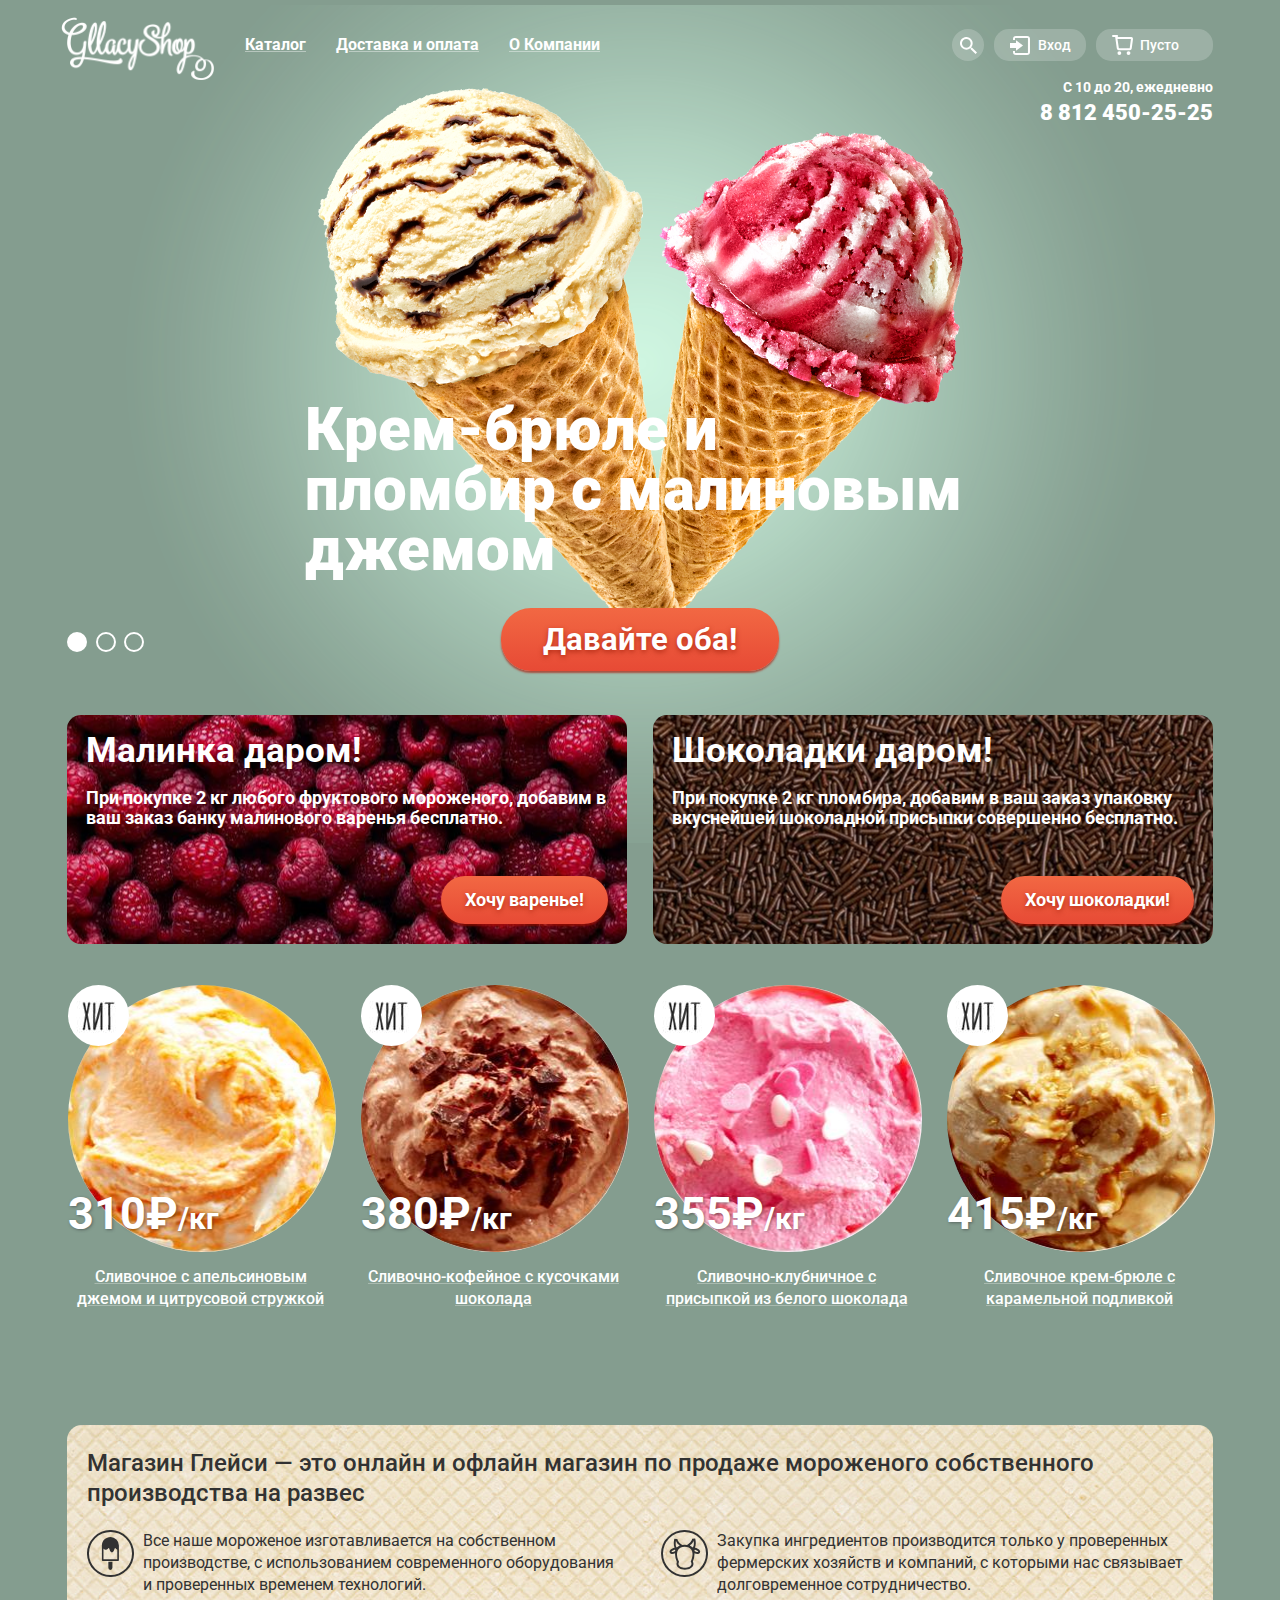
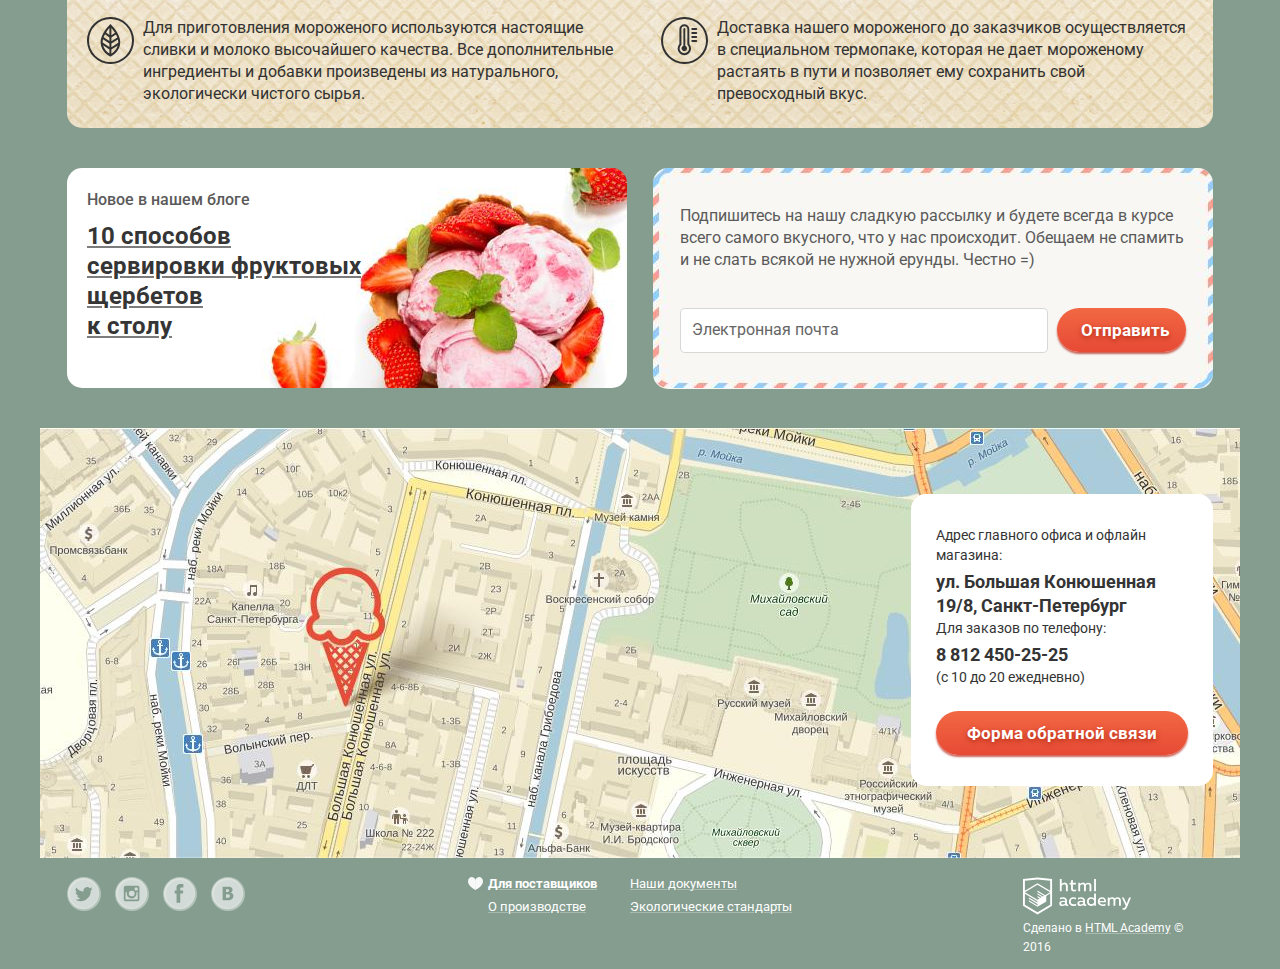
<file: index.html>
<!DOCTYPE html>
<html lang="ru">
<head>
	<meta charset="UTF-8">
	<title>Gllacy</title>
	<link href="https://fonts.googleapis.com/css?family=Roboto:400,500,700&amp;subset=cyrillic" rel="stylesheet">
	<link rel="stylesheet" href="style/normalize.min.css">
	<link rel="stylesheet" href="style/style.min.css">
</head>

<body class="green-bg">
	<header class="container">
		<span class="logo">
			<img src="img/Logo.png" alt="" width="153" height="63">
		</span>
		<div class="clearfix">
			<nav class="main-nav">
				<ul>
					<li class="catalog-menu">
						<a href="catalog.html">Каталог</a>
						<div class="catalog-popup">
							<ul>
								<li><span class="catalog-link" href="#">Новинки</span></li>
								<li><a href="#">Сливочное</a></li>
								<li><a href="#">Щербеты</a></li>
								<li><a href="#">Фруктовый лед</a></li>
								<li><a href="#">Мелорин</a></li>
							</ul>
						</div>
					</li>
					<li><a href="#">Доставка и оплата</a></li>
					<li><a href="#">О Компании</a></li>
				</ul>
			</nav>
			<div class="user-section">
				<span class="user-search"></span>
				<a class="user-enter" href="#">Вход</a>
				<a class="user-cart" href="#">Пусто</a>
			</div>
		</div>
		<div class="search-popup">
			<form action="#" method="post">
				<input type="search" placeholder="Что ищем?">
			</form>
		</div>
		<div class="enter-popup">
			<form action="#" method="post">
				<input type="email" placeholder="Электронная почта">
				<input type="password" placeholder="Пароль">
				<a href="" class="btn">Войти</a>
				<a href="#">Забыли пароль?</a>
				<a href="#">Новая регистрация</a>
			</form>
		</div>
		<div class="cart-popup">
			<div class="cart-popup-list">
				<button type="button" class="cart-popup-close"></button>
				<span class="popup-list-title">Пломбир с апельсиновым джемом</span>
				<span>1,5 кг <span class="popup-list-inner">х 200 руб.</span></span>
				<span>300 руб.</span>
				<button type="button" class="cart-popup-close"></button>
			</div>
			<div class="cart-popup-list">
				<button type="button" class="cart-popup-close"></button>
				<span class="popup-list-title">Клубничный пломбир с присыпкой из белого шоколада</span>
				<span>1,5 кг <span class="popup-list-inner">х 300 руб.</span></span>
				<span>450 руб.</span>
			</div>
			<span>Итого:750 руб.</span>
			<a class="btn" href="#">Оформить заказ</a>
		</div>
	</header>
	<main>
		<div class="container">
			<section class="promo">
				<span class="promo-schedule">С 10 до 20, ежедневно</span>
				<span class="promo-number">8 812 450-25-25</span>
				<span class="promo-title">Крем-брюле и пломбир с малиновым джемом </span>
				<a class="btn" href="#">Давайте оба!</a>
				<span class="toggle green-toggle active-toggle"></span>
				<span class="toggle purple-toggle"></span>
				<span class="toggle brown-toggle"></span>
			</section>
			<section class="content clearfix">
				<div class="content-left">
					<h3>Малинка даром!</h3>
					<p>При покупке 2 кг любого фруктового мороженого, добавим в ваш заказ банку малинового варенья бесплатно.</p>
					<a class="btn" href="#">Хочу варенье!</a>
				</div>
				<div class="content-right">
					<h3>Шоколадки даром!</h3>
					<p>При покупке 2 кг пломбира, добавим в ваш заказ упаковку вкуснейшей шоколадной присыпки совершенно бесплатно.</p>
					<a class="btn" href="#">Хочу шоколадки!</a>
				</div>
				<article class="catalog-item">
					<figure>
						<img class="img-small" src="img/hit.jpg" alt="" width="61" height="61">
						<img src="img/catalog-item-1.jpg" alt="" width="268" height="267">
						<figcaption>310&#8381;<span>/кг</span></figcaption>
					</figure>
					<p>Сливочное с апельсиновым джемом и цитрусовой стружкой</p>
					<a class="btn" href="#">Быстрый просмотр</a>
				</article>
				<article class="catalog-item">
					<figure>
						<img class="img-small" src="img/hit.jpg" alt="" width="61" height="61">
						<img src="img/catalog-item-2.jpg" alt="" width="268" height="267">
						<figcaption>380&#8381;<span>/кг</span></figcaption>
					</figure>
					<p>Сливочно-кофейное с кусочками шоколада</p>
					<a class="btn" href="#">Быстрый просмотр</a>
				</article>
				<article class="catalog-item">
					<figure>
						<img class="img-small" src="img/hit.jpg" alt="" width="61" height="61">
						<img src="img/catalog-item-3.jpg" alt="" width="268" height="267">
						<figcaption>355&#8381;<span>/кг</span></figcaption>
					</figure>
					<p>Сливочно-клубничное с присыпкой из белого шоколада</p>
					<a class="btn" href="#">Быстрый просмотр</a>
				</article>
				<article class="catalog-item">
					<figure>
						<img class="img-small" src="img/hit.jpg" alt="" width="61" height="61">
						<img src="img/catalog-item-4.jpg" alt="" width="268" height="267">
						<figcaption>415&#8381;<span>/кг</span></figcaption>
					</figure>
					<p>Сливочное крем-брюле с карамельной подливкой</p>
					<a class="btn" href="#">Быстрый просмотр</a>
				</article>
			</section>
			<section class="content-feature clearfix">
				<h1>Магазин Глейси — это онлайн и офлайн магазин по продаже мороженого собственного производства на развес</h1>
				<div class="content-features left">
					<p>Все наше мороженое изготавливается на собственном производстве, с использованием современного оборудования и проверенных временем технологий.</p>
					<p>Для приготовления мороженого используются настоящие сливки и молоко высочайшего качества. Все дополнительные ингредиенты и добавки произведены из натурального, экологически чистого сырья.</p>
				</div>
				<div class="content-features right">
					<p>Закупка ингредиентов производится только у проверенных фермерских хозяйств и компаний, с которыми нас связывает долговременное сотрудничество.</p>
					<p>Доставка нашего мороженого до заказчиков осуществляется <br> в специальном термопаке, которая не дает мороженому растаять в пути и позволяет ему сохранить свой превосходный вкус.</p>
				</div>
			</section>
			<section class="content-white clearfix">
				<div class="blog">
					<span>Новое в нашем блоге</span>
					<a href="#">
						<p>10 способов сервировки фруктовых щербетов <br> к столу</p>
					</a>
				</div>
				<div class="subscription">
					<p>Подпишитесь на нашу сладкую рассылку и будете всегда в курсе всего самого вкусного, что у нас происходит. Обещаем не спамить и не слать всякой не нужной ерунды. Честно =)</p>
					<form class="clearfix" action="#" method="post">
						<input type="email" placeholder="Электронная почта">
						<a class="btn" href="#">Отправить</a>
					</form>
				</div>
			</section>
		</div>
		<section class="map">
			<img src="img/map.jpg" alt="" width="1200" height="430">
			<div class="contacts">
				<p>Адрес главного офиса и офлайн магазина:</p>
				<p class="contacts-adress">ул. Большая Конюшенная 19/8, Санкт-Петербург</p>
				<p>Для заказов по телефону:</p>
				<span class="contacts-number">8 812 450-25-25</span>
				<span>(с 10 до 20 ежедневно)</span>
				<a class="btn link" href="form.html">Форма обратной связи</a>
			</div>
		</section>
	</main>
	<footer class="container clearfix">
		<div class="social">
			<a class="tw" href="#">Твитер</a>
			<a class="ig" href="#">Инстаграм</a>
			<a class="fb" href="#">Фейсбук</a>
			<a class="vk" href="#">Вконтакте</a>
		</div>
		<div class="footer-info clearfix">
			<div class="left">
				<a class="footer-info-producers" href="#">Для поставщиков</a>
				<a href="#">О производстве</a>
			</div>
			<div class="right">
				<a href="#">Наши документы</a>
				<a href="#">Экологические стандарты</a>
			</div>
		</div>
		<div class="copyright">
			<a class="copyright-html" href="https://htmlacademy.ru/" target="_blank">
				<img src="img/html.svg" alt="" width="108" height="38">
			</a>
			<span>Сделано в <a href="https://htmlacademy.ru/" target="_blank">HTML Academy</a> &copy; 2016</span>
		</div>
	</footer>
	<div class="form-popup clearfix">
		<button class="form-popup-close" type="button"></button>
		<form action="#" method="post">
			<p>Мы обязательно вам ответим!</p>
			<input class="focus" type="text" name="name" placeholder="Как вас зовут?">
			<input type="email" name="email" placeholder="Ваша почта для ответа?">
			<textarea name="letter" placeholder="Напишите что-нибудь..."></textarea>
			<button class="btn" type="submit">Отправить</button>
		</form>
	</div>
	<div class="overlay"></div>
	<script src="script/script.min.js"></script>
</body>
</html>
</file>
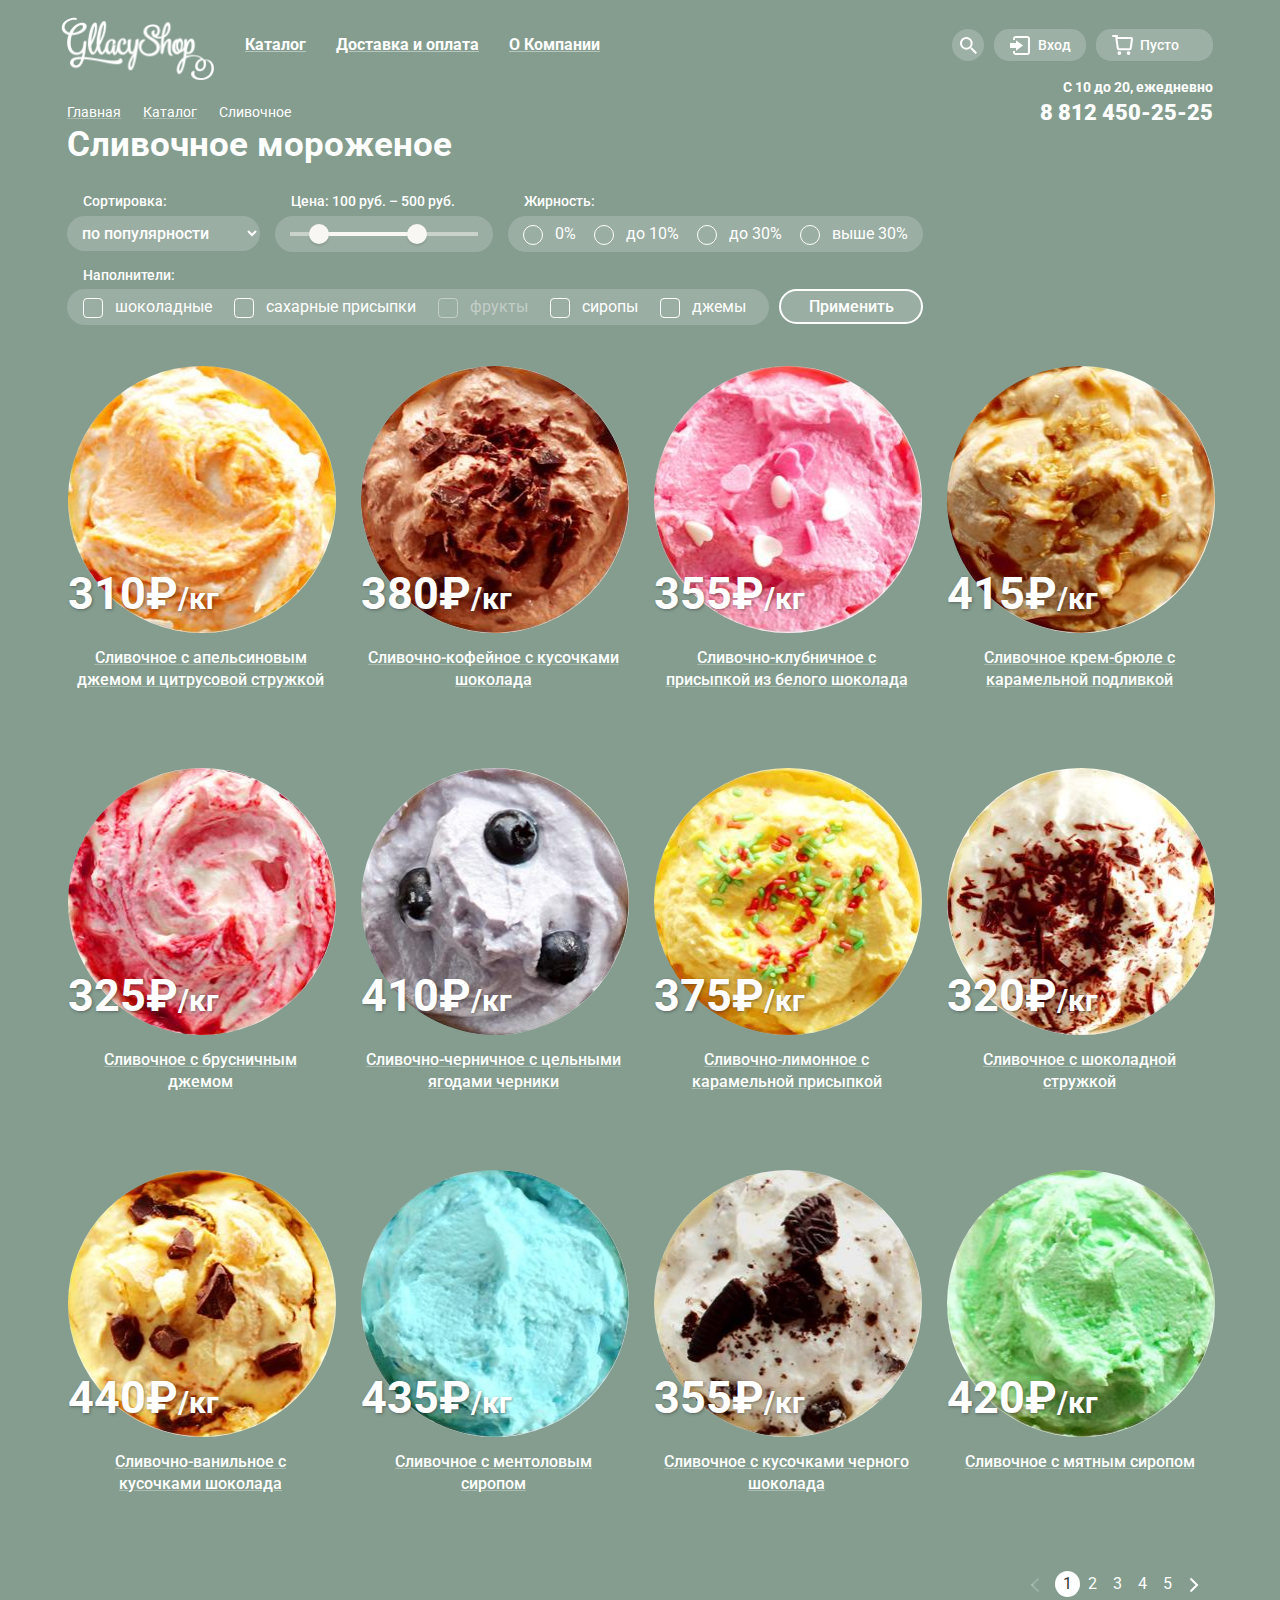
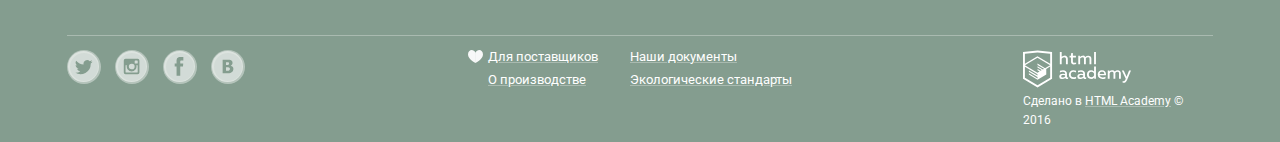
<file: catalog.html>
<!DOCTYPE html>
<html lang="ru">
<head>
	<meta charset="UTF-8">
	<title>Catalog</title>
	<link href="https://fonts.googleapis.com/css?family=Roboto:400,500,700&amp;subset=cyrillic" rel="stylesheet">
	<link rel="stylesheet" href="style/normalize.min.css">
	<link rel="stylesheet" href="style/style.css">
</head>

<body class="green-bg inner-page">
	<header class="container">
		<a href="index.html" class="logo">
			<img src="img/Logo.png" alt="" width="153" height="63">
		</a>
		<div class="clearfix">
			<nav class="main-nav">
				<ul>
					<li><a class="catalog-menu" href="#">Каталог</a></li>
					<li><a href="#">Доставка и оплата</a></li>
					<li><a href="#">О Компании</a></li>
				</ul>
			</nav>
			<div class="user-section">
				<span class="user-search"></span>
				<a class="user-enter" href="#">Вход</a>
				<a class="user-cart" href="#">Пусто</a>
			</div>
		</div>
		<div class="catalog-popup">
			<ul>
				<li><span class="catalog-link">Новинки</span></li>
				<li><a href="#">Сливочное</a></li>
				<li><a href="#">Щербеты</a></li>
				<li><a href="#">Фруктовый лед</a></li>
				<li><a href="#">Мелорин</a></li>
			</ul>
		</div>
		<div class="search-popup">
			<form action="#" method="post">
				<input type="search" placeholder="Что ищем?">
			</form>
		</div>
		<div class="enter-popup">
			<form action="#" method="post">
				<input type="email" placeholder="Электронная почта">
				<input type="password" placeholder="Пароль">
				<a href="" class="btn">Войти</a>
				<a href="#">Забыли пароль?</a>
				<a href="#">Новая регистрация</a>
			</form>
		</div>
		<div class="cart-popup">
			<div class="cart-popup-list">
				<button type="button" class="cart-popup-close"></button>
				<span class="popup-list-title">Пломбир с апельсиновым джемом</span>
				<span>1,5 кг <span class="popup-list-inner">х 200 руб.</span></span>
				<span>300 руб.</span>
			</div>
			<div class="cart-popup-list">
				<button type="button" class="cart-popup-close"></button>
				<span class="popup-list-title">Клубничный пломбир с присыпкой из белого шоколада</span>
				<span>1,5 кг <span class="popup-list-inner">х 300 руб.</span></span>
				<span>450 руб.</span>
			</div>
			<span>Итого:750 руб.</span>
			<a class="btn" href="#">Оформить заказ</a>
		</div>
	</header>
	<main class="container">
		<section class="inner-bar clearfix">
			<div class="promo-inner">
				<span class="promo-schedule">С 10 до 20, ежедневно</span>
				<span class="promo-number">8 812 450-25-25</span>
			</div>
			<ul class="breadcrumbs">
				<li><a href="index.html">Главная</a></li>
				<li><a href="catalog.html">Каталог</a></li>
				<li><span>Сливочное</span></li>
			</ul>
		</section>
		<section class="filter clearfix">
			<h1>Сливочное мороженое</h1>
			<form action="#" method="post">
				<div class="filter-inner clearfix">
					<div class="list left">
						<span class="filter-title">Сортировка:</span>
						<select name="list" id="list">
						<option value="">По популярности</option>
					</select>
					</div>
					<div class="left">
						<span class="filter-title">Цена: 100 руб. – 500 руб.</span>
						<div class="range">
							<span class="range-btn range-btn-left"></span>
							<span class="range-btn range-btn-right"></span>
							<span class="range-line"></span>
						</div>
					</div>
					<div class="left">
						<span class="filter-title">Жирность:</span>
						<div class="radio">
							<label for="radio-1">
								<input type="radio" name="radio" id="radio-1">
								<span class="indicator"></span>
								<span>0%</span>
							</label>
							<label for="radio-2">
								<input type="radio" name="radio" id="radio-2" d>
								<span class="indicator"></span>
								<span>до 10%</span>
							</label>
							<label for="radio-3">
								<input type="radio" name="radio" id="radio-3">
								<span class="indicator"></span>
								<span>до 30%</span>
							</label>
							<label for="radio-4">
								<input type="radio" name="radio" id="radio-4">
								<span class="indicator"></span>
								<span>выше 30%</span>
							</label>
						</div>
					</div>
				</div>
				<span class="filter-title">Наполнители:</span>
				<div class="left">
					<div class="checkbox">
						<label for="checkbox-1">
							<input type="checkbox" name="шоколадные" id="checkbox-1">
							<span class="indicator"></span>
							<span>шоколадные</span>
						</label>
						<label for="checkbox-2">
							<input type="checkbox" name="сахарные присыпки" id="checkbox-2">
							<span class="indicator"></span>
							<span>сахарные присыпки</span>
						</label>
						<label for="checkbox-3">
							<input type="checkbox" name="фрукты" id="checkbox-3" disabled>
							<span class="indicator"></span>
							<span>фрукты</span>
						</label>
						<label for="checkbox-4">
							<input type="checkbox" name="сиропы" id="checkbox-4">
							<span class="indicator"></span>
							<span>сиропы</span>
						</label>
						<label for="checkbox-5">
							<input type="checkbox" name="джемы" id="checkbox-5">
							<span class="indicator"></span>
							<span>джемы</span>
						</label>
					</div>
				</div>
				<button class="filter-submit right" type="submit">Применить</button>
			</form>
		</section>
		<section class="inner-catalog clearfix">
			<article class="catalog-item">
				<figure>
					<img src="img/catalog-item-1.jpg" alt="" width="268" height="267">
					<figcaption>310&#8381;<span>/кг</span></figcaption>
				</figure>
				<p>Сливочное с апельсиновым джемом и цитрусовой стружкой</p>
				<a class="btn" href="#">Быстрый просмотр</a>
			</article>
			<article class="catalog-item">
				<figure>
					<img src="img/catalog-item-2.jpg" alt="" width="268" height="267">
					<figcaption>380&#8381;<span>/кг</span></figcaption>
				</figure>
				<p>Сливочно-кофейное с кусочками шоколада</p>
				<a class="btn" href="#">Быстрый просмотр</a>
			</article>
			<article class="catalog-item">
				<figure>
					<img src="img/catalog-item-3.jpg" alt="" width="268" height="267">
					<figcaption>355&#8381;<span>/кг</span></figcaption>
				</figure>
				<p>Сливочно-клубничное с присыпкой из белого шоколада</p>
				<a class="btn" href="#">Быстрый просмотр</a>
			</article>
			<article class="catalog-item">
				<figure>
					<img src="img/catalog-item-4.jpg" alt="" width="268" height="267">
					<figcaption>415&#8381;<span>/кг</span></figcaption>
				</figure>
				<p>Сливочное крем-брюле с карамельной подливкой</p>
				<a class="btn" href="#">Быстрый просмотр</a>
			</article>
			<article class="catalog-item">
				<figure>
					<img src="img/catalog-item-5.jpg" alt="" width="268" height="267">
					<figcaption>325&#8381;<span>/кг</span></figcaption>
				</figure>
				<p>Сливочное с брусничным джемом</p>
				<a class="btn" href="#">Быстрый просмотр</a>
			</article>
			<article class="catalog-item">
				<figure>
					<img src="img/catalog-item-6.jpg" alt="" width="268" height="267">
					<figcaption>410&#8381;<span>/кг</span></figcaption>
				</figure>
				<p>Сливочно-черничное с цельными ягодами черники</p>
				<a class="btn" href="#">Быстрый просмотр</a>
			</article>
			<article class="catalog-item">
				<figure>
					<img src="img/catalog-item-7.jpg" alt="" width="268" height="267">
					<figcaption>375&#8381;<span>/кг</span></figcaption>
				</figure>
				<p>Сливочно-лимонное с карамельной присыпкой</p>
				<a class="btn" href="#">Быстрый просмотр</a>
			</article>
			<article class="catalog-item">
				<figure>
					<img src="img/catalog-item-8.jpg" alt="" width="268" height="267">
					<figcaption>320&#8381;<span>/кг</span></figcaption>
				</figure>
				<p>Сливочное с шоколадной стружкой</p>
				<a class="btn" href="#">Быстрый просмотр</a>
			</article>
			<article class="catalog-item">
				<figure>
					<img src="img/catalog-item-9.jpg" alt="" width="268" height="267">
					<figcaption>440&#8381;<span>/кг</span></figcaption>
				</figure>
				<p>Сливочно-ванильное с кусочками шоколада</p>
				<a class="btn" href="#">Быстрый просмотр</a>
			</article>
			<article class="catalog-item">
				<figure>
					<img src="img/catalog-item-10.jpg" alt="" width="268" height="267">
					<figcaption>435&#8381;<span>/кг</span></figcaption>
				</figure>
				<p>Сливочноe с ментоловым сиропом</p>
				<a class="btn" href="#">Быстрый просмотр</a>
			</article>
			<article class="catalog-item">
				<figure>
					<img src="img/catalog-item-11.jpg" alt="" width="268" height="267">
					<figcaption>355&#8381;<span>/кг</span></figcaption>
				</figure>
				<p>Сливочное с кусочками черного шоколада</p>
				<a class="btn" href="#">Быстрый просмотр</a>
			</article>
			<article class="catalog-item">
				<figure>
					<img src="img/catalog-item-12.jpg" alt="" width="268" height="267">
					<figcaption>420&#8381;<span>/кг</span></figcaption>
				</figure>
				<p>Сливочное с мятным сиропом</p>
				<a class="btn" href="#">Быстрый просмотр</a>
			</article>
			<ul class="pagination">
				<li>
					<a class="arrow-left arrow-active" href="#"></a>
				</li>
				<li><span class="active">1</span></li>
				<li><a href="#">2</a></li>
				<li><a href="#">3</a></li>
				<li><a href="#">4</a></li>
				<li><a href="#">5</a></li>
				<li>
					<a class="arrow-right" href="#"></a>
				</li>
			</ul>
		</section>
	</main>
	<footer class="container clearfix">
		<div class="social">
			<a class="tw" href="#">Твитер</a>
			<a class="ig" href="#">Инстаграм</a>
			<a class="fb" href="#">Фейсбук</a>
			<a class="vk" href="#">Вконтакте</a>
		</div>
		<div class="footer-info clearfix">
			<div class="left">
				<a href="#">Для поставщиков</a>
				<a href="#">О производстве</a>
			</div>
			<div class="right">
				<a href="#">Наши документы</a>
				<a href="#">Экологические стандарты</a>
			</div>
		</div>
		<div class="copyright">
			<a class="copyright-html" href="https://htmlacademy.ru/" target="_blank">
				<img src="img/html.svg" alt="" width="108" height="38">
			</a>
			<span>Сделано в <a href="https://htmlacademy.ru/" target="_blank">HTML Academy</a> &copy; 2016</span>
		</div>
	</footer>
	<script src="script/script-2.min.js"></script>
</body>
</html>
</file>
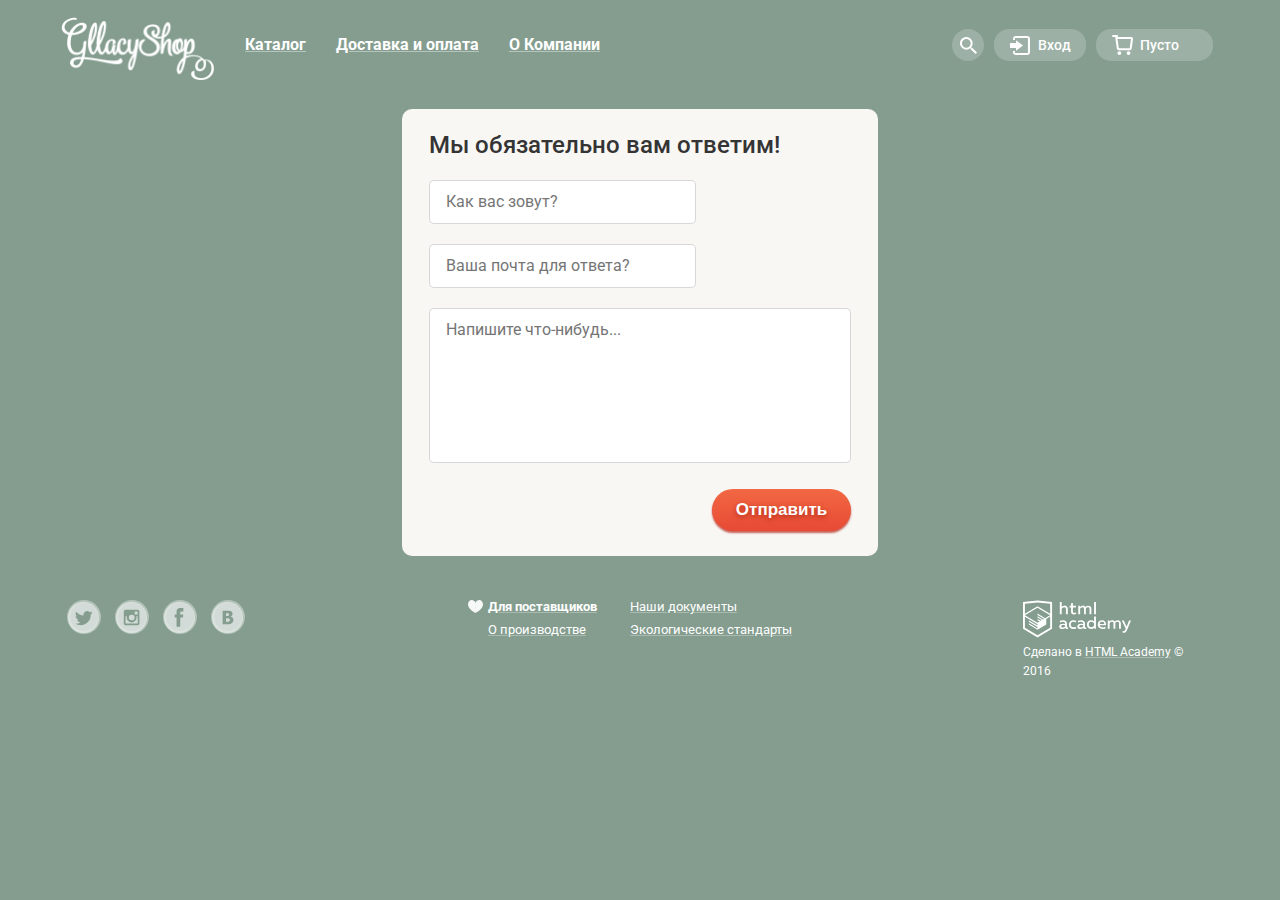
<file: form.html>
<!DOCTYPE html>
<html lang="ru">
<head>
	<meta charset="UTF-8">
	<title>Gllacy</title>
	<link href="https://fonts.googleapis.com/css?family=Roboto:400,500,700&amp;subset=cyrillic" rel="stylesheet">
	<link rel="stylesheet" href="style/normalize.min.css">
	<link rel="stylesheet" href="style/style.css">
</head>

<body class="form-page">
	<header class="container">
		<a href="index.html" class="logo">
			<img src="img/Logo.png" alt="" width="153" height="63">
		</a>
		<div class="clearfix">
			<nav class="main-nav">
				<ul>
					<li class="catalog-menu">
						<a href="catalog.html">Каталог</a>
						<div class="catalog-popup">
							<ul>
								<li><span class="catalog-link" href="#">Новинки</span></li>
								<li><a href="#">Сливочное</a></li>
								<li><a href="#">Щербеты</a></li>
								<li><a href="#">Фруктовый лед</a></li>
								<li><a href="#">Мелорин</a></li>
							</ul>
						</div>
					</li>
					<li><a href="#">Доставка и оплата</a></li>
					<li><a href="#">О Компании</a></li>
				</ul>
			</nav>
			<div class="user-section">
				<span class="user-search"></span>
				<a class="user-enter" href="#">Вход</a>
				<a class="user-cart" href="#">Пусто</a>
			</div>
		</div>
	</header>
	<main>
		<div class="form-popup clearfix">
			<form action="#" method="post">
				<p>Мы обязательно вам ответим!</p>
				<input class="focus" type="text" name="name" placeholder="Как вас зовут?">
				<input type="email" name="email" placeholder="Ваша почта для ответа?">
				<textarea name="letter" placeholder="Напишите что-нибудь..."></textarea>
				<button class="btn" type="submit">Отправить</button>
			</form>
		</div>
	</main>
	<footer class="container clearfix">
		<div class="social">
			<a class="tw" href="#">Твитер</a>
			<a class="ig" href="#">Инстаграм</a>
			<a class="fb" href="#">Фейсбук</a>
			<a class="vk" href="#">Вконтакте</a>
		</div>
		<div class="footer-info clearfix">
			<div class="left">
				<a class="footer-info-producers" href="#">Для поставщиков</a>
				<a href="#">О производстве</a>
			</div>
			<div class="right">
				<a href="#">Наши документы</a>
				<a href="#">Экологические стандарты</a>
			</div>
		</div>
		<div class="copyright">
			<a class="copyright-html" href="https://htmlacademy.ru/" target="_blank">
				<img src="img/html.svg" alt="" width="108" height="38">
			</a>
			<span>Сделано в <a href="https://htmlacademy.ru/" target="_blank">HTML Academy</a> &copy; 2016</span>
		</div>
	</footer>
</body>
</html>
</file>
<file: style/style.css>
html {
	min-width: 1200px;
}

body {
	max-width: 1200px;
	position: relative;
	margin: 0 auto;
	padding: 0;
	font-family: "Roboto", "Arial", sans-serif;
	font-size: 16px;
	font-weight: 400;
}

.green-bg,
.purple-bg,
.brown-bg {
	position: relative;
}

.green-bg {
	background: rgb(132, 157, 143);
	-webkit-animation: body-1 0.6s;
	animation: body-1 0.6s;
}

.purple-bg {
	background: rgb(137, 150, 166);
	-webkit-animation: body-2 0.6s;
	animation: body-2 0.6s;
}

.brown-bg {
	background: rgb(157, 139, 132);
	-webkit-animation: body-3 0.6s;
	animation: body-3 0.6s;
}

.green-bg::before,
.purple-bg::before,
.brown-bg::before {
	content: "";
	position: absolute;
	top: 5px;
	left: 78px;
	z-index: -1;
	width: 1046px;
	height: 838px;
}

.green-bg::before {
	background-image: url("../img/ice-cream.png");
	background-repeat: no-repeat;
}

.purple-bg::before {
	background-image: url("../img/ice-cream-2.png");
	background-repeat: no-repeat;
}

.brown-bg::before {
	background-image: url("../img/ice-cream-3.png");
	background-repeat: no-repeat;
}

.clearfix::after {
	content: "";
	display: table;
	clear: both;
}

.container {
	margin: 0 auto;
	width: 1146px;
}

.left {
	float: left;
}

.right {
	float: right;
}

header {
	position: relative;
	padding: 23px 0;
	padding-bottom: 18px;
	box-sizing: border-box;
}

.logo img {
	position: absolute;
	top: 17px;
	left: -6px;
	width: 153px;
	height: 63px;
}

.main-nav {
	float: left;
	width: 600px;
	margin-left: 164px;
	padding-top: 7px;
}

.main-nav ul {
	margin: 0;
	padding: 0;
	font-size: 0;
	list-style: none;
}

.main-nav>ul>li {
	display: inline-block;
	vertical-align: top;
	margin-right: 2px;
	font-size: 16px;
}

.main-nav li:last-child {
	margin-right: 0;
}

.main-nav>ul>li>a {
	display: block;
	padding: 6px 14px;
	color: rgb(255, 255, 255);
	font-weight: 700;
	text-decoration: underline solid rgba(255, 255, 255, 0.4);
	border-radius: 20px;
}

header a.active-item-popup,
header span.active-item-popup {
	color: rgb(255, 255, 255);
	text-decoration: none;
	background-color: rgb(208, 112, 88);
}

.user-section {
	float: right;
	padding-top: 6px;
	font-size: 0;
}

.user-section a,
.user-search {
	display: inline-block;
	vertical-align: top;
	box-sizing: border-box;
	color: rgb(255, 255, 255);
	font-size: 14px;
	font-weight: 500;
	text-decoration: none;
	background-color: rgba(255, 255, 255, 0.2);
}

.user-search {
	width: 32px;
	height: 32px;
	margin-right: 10px;
	border-radius: 50%;
	background-image: url("../img/search-icon.svg");
	background-repeat: no-repeat;
	background-position: center;
	cursor: pointer;
}

.user-section .user-active {
	color: rgb(50, 50, 50);
	background-color: rgb(248, 247, 244);
}

.user-enter,
.user-cart {
	padding: 8px 0;
	padding-left: 44px;
	border-radius: 15px;
}

.user-enter {
	width: 92px;
	margin-right: 10px;
	background-image: url(../img/enter-icon.svg);
	background-repeat: no-repeat;
	background-position: 16px center;
}

.user-cart {
	width: 117px;
	margin-right: 0;
	text-align: left;
	background-image: url(../img/cart-icon.svg);
	background-repeat: no-repeat;
	background-position: 16px center;
}

.user-search:hover:not(.active-item-popup),
.user-enter:hover:not(.active-item-popup),
.user-cart:hover:not(.active-item-popup),
.main-nav a:hover:not(.active-item-popup) {
	color: rgb(50, 50, 50);
	background-color: rgb(248, 247, 244);
}

.main-nav a:active:not(.active-item-popup) {
	background-color: rgb(237, 237, 237);
	box-shadow: inset 0 2px 1px rgb(105, 105, 105);
}

.user-search:hover:not(.active-item-popup) {
	background-image: url("../img/search-icon-black.svg");
	background-repeat: no-repeat;
	background-position: center;
}

.user-enter:hover:not(.active-item-popup) {
	background-image: url("../img/enter-icon-black.svg");
	background-repeat: no-repeat;
	background-position: 16px center;
}

.user-cart:hover:not(.active-item-popup) {
	color: rgb(49, 49, 49);
	background-color: rgb(248, 247, 244);
	background-image: url("../img/cart-icon-full.svg"), url("../img/cart-icon-bg.svg");
	background-repeat: no-repeat;
	background-position: 16px center, 21px 10px;
}

.promo {
	position: relative;
	padding-bottom: 44px;
}

.promo-schedule,
.promo-number {
	display: block;
	color: rgb(255, 255, 255);
	text-align: right;
}

.promo-schedule {
	margin-bottom: 5px;
	font-size: 14px;
	font-weight: 700;
}

.promo-number {
	margin-bottom: 275px;
	font-size: 22px;
	font-weight: 900;
}

.promo-title {
	clear: both;
	display: block;
	width: 671px;
	margin: 0 auto;
	margin-bottom: 28px;
	color: rgb(255, 255, 255);
	font-size: 60px;
	font-weight: 900;
	line-height: 60px;
}

.toggle {
	position: absolute;
	bottom: 63px;
	display: inline-block;
	vertical-align: top;
	width: 16px;
	height: 16px;
	border: 2px solid rgb(255, 255, 255);
	border-radius: 50%;
	cursor: pointer;
}

.toggle:hover:not(.active-toggle) {
	background-color: rgba(248, 247, 244, 0.4);
}

.active-toggle {
	background-color: rgb(255, 255, 255);
}

.green-toggle {
	left: 0;
}

.purple-toggle {
	left: 29px;
}

.brown-toggle {
	left: 57px;
}

.btn {
	display: block;
	width: 278px;
	margin: 0 auto;
	box-sizing: border-box;
	text-shadow: 0 2px 5px rgba(160, 32, 11, 0.76);
	color: rgb(255, 255, 255);
	font-size: 31px;
	font-weight: 700;
	line-height: 63px;
	text-align: center;
	text-decoration: none;
	background-image: -webkit-linear-gradient(bottom, rgb(231, 74, 53) 0%, rgb(242, 104, 67) 100%);
	background-image: linear-gradient(to top, rgb(231, 74, 53) 0%, rgb(242, 104, 67) 100%);
	box-shadow: 0 2px 2px rgba(172, 16, 0, 0.64);
	border-radius: 30px;
}

.btn:hover {
	background-color: rgb(255, 255, 255);
	background-image: -webkit-linear-gradient(bottom, rgb(236, 110, 93) 0%, rgb(245, 134, 105) 100%);
	background-image: linear-gradient(to top, rgb(236, 110, 93) 0%, rgb(245, 134, 105) 100%);
	box-shadow: 0 2px 2px rgb(172, 16, 0);
}

.btn:active {
	background-color: rgb(255, 255, 255);
	background-image: -webkit-linear-gradient(bottom, rgb(225, 97, 62) 0%, rgb(215, 69, 49) 100%);
	background-image: linear-gradient(to top, rgb(225, 97, 62) 0%, rgb(215, 69, 49) 100%);
	box-shadow: inset 0 2px 2px rgb(148, 39, 24);
}

.content {
	color: rgb(255, 255, 255);
}

.content-left,
.content-right {
	width: 560px;
	padding: 19px;
	margin-bottom: 40px;
	padding-top: 16px;
	box-sizing: border-box;
	border-radius: 14px;
}

.content-left {
	float: left;
	min-height: 229px;
	background: url("../img/catalog-bg-1.jpg") center;
}

.content-right {
	float: right;
	min-height: 229px;
	background: url("../img/catalog-bg-2.jpg") center;
}

.content .btn {
	float: right;
	width: auto;
	padding: 15px 24px;
	font-size: 18px;
	line-height: 18px;
}

.content-right h3,
.content-left h3 {
	margin: 0;
	margin-bottom: 16px;
	font-size: 35px;
}

.content-right p,
.content-left p {
	margin: 0;
	margin-bottom: 47px;
	font-size: 18px;
	font-weight: 700;
}

.catalog-item {
	float: left;
	width: 267px;
	margin-right: 26px;
	margin-bottom: 39px;
	box-sizing: border-box;
	border: 1px solid transparent;
}

.catalog-item:hover {
	background-color: rgba(248, 247, 244, 0.3);
	border-radius: 5px;
	box-shadow: 0 20px 20px rgba(0, 0, 0, 0.1);
}

.catalog-item:nth-of-type(4n) {
	margin-right: 0;
}

.catalog-item figure {
	position: relative;
	margin: 0;
	margin-bottom: 14px;
	height: 267px;
}

.catalog-item figcaption {
	position: absolute;
	left: 0;
	bottom: 13px;
	text-shadow: 0.5px 0.9px 3px rgba(49, 50, 53, 0.5);
	font-size: 45px;
	font-weight: 700;
}

.catalog-item .img-small {
	position: absolute;
	width: 61px;
	height: 61px;
	border-radius: 50%;
}

.catalog-item img:not(.img-small) {
	width: 268px;
	height: 267px;
	border-radius: 50%;
}

.catalog-item figcaption span {
	font-size: 30px;
}

.catalog-item p {
	margin: 0;
	padding: 0 5px;
	font-weight: 500;
	line-height: 22px;
	text-align: center;
	text-decoration: underline solid rgba(255, 255, 255, 0.3);
}

.catalog-item .btn {
	float: none;
	width: 193px;
	padding: 5.5px;
	margin-top: 18px;
	margin-bottom: 22px;
	font-size: 15px;
	font-weight: 700;
	line-height: 24px;
	opacity: 0;
}

.catalog-item:hover .btn {
	opacity: 1;
}

.content-feature {
	margin-bottom: 40px;
	padding: 23px 20px;
	color: rgb(50, 50, 50);
	background: rgb(235, 223, 199) url("../img/content-feature-bg.jpg");
	border-radius: 15px;
}

.content-features {
	width: 532px;
	box-sizing: border-box;
}

.content-feature h1 {
	margin: 0;
	margin-bottom: 22px;
	font-size: 24px;
	font-weight: 500;
	line-height: 30px;
}

.content-feature p {
	margin: 0;
	margin-bottom: 21px;
	padding-left: 56px;
	font-size: 16px;
	font-weight: 400;
	line-height: 22px;
}

.content-feature p:last-child {
	margin: 0;
}

.content-features:first-of-type p:first-of-type {
	background: url("../img/ice-cream-svg.svg") no-repeat;
}

.content-features:first-of-type p:last-of-type {
	background: url("../img/leaf-svg.svg") no-repeat;
}

.content-features:last-of-type p:first-of-type {
	background: url("../img/cow-svg.svg") no-repeat;
}

.content-features:last-of-type p:last-of-type {
	background: url("../img/temperature-svg.svg") no-repeat;
}

.content-white {
	margin-bottom: 39px;
}

.blog,
.subscription {
	width: 560px;
	box-sizing: border-box;
	border-radius: 15px;
}

.blog {
	float: left;
	min-height: 220px;
	padding: 23px 20px;
	padding-right: 259px;
	background: rgb(255, 255, 255) url("../img/blog-bg.jpg") -30px -220px;
}

.blog span {
	display: inline-block;
	vertical-align: top;
	margin-bottom: 8px;
	color: rgb(90, 90, 90);
	font-weight: 500;
}

.blog p,
.blog a {
	margin: 0;
	color: rgb(53, 53, 53);
	font-size: 24px;
	font-weight: 700;
	line-height: 30px;
	text-decoration: underline solid rgba(0, 0, 0, 0.3);
}

.blog p:hover,
.blog p:active {
	color: rgb(236, 89, 60);
	text-decoration: underline solid rgba(236, 89, 60, 0.3);
}

.subscription {
	float: right;
	min-height: 220px;
	padding: 36.5px 27px;
	background: rgb(248, 247, 244) url("../img/sub-bg.jpg") no-repeat;
}

.subscription p {
	margin: 0;
	margin-bottom: 37px;
	color: rgb(90, 90, 90);
	line-height: 22px;
}

.subscription .btn {
	float: right;
	width: 129px;
	padding: 10px 24px;
	font-size: 17px;
	line-height: 24px;
}

.subscription input {
	float: left;
	width: 368px;
	padding: 9.4px 11px;
	box-sizing: border-box;
	color: rgb(53, 53, 53);
	font-family: "Roboto", "Arial", sans-serif;
	font-size: 16px;
	font-weight: 700;
	line-height: 24px;
	background-color: rgb(255, 255, 255);
	border: 1px solid rgba(178, 178, 178, 0.52);
	border-radius: 5px;
}

.subscription input::-webkit-input-placeholder {
	color: rgb(101, 101, 101);
	font-family: "Roboto", "Arial", sans-serif;
	font-size: 16px;
	font-weight: 400;
	line-height: 24px;
}

.map {
	position: relative;
	width: 100%;
}

.map img {
	width: 1200px;
	height: 430px;
}

.contacts {
	position: absolute;
	top: 66px;
	right: 27px;
	width: 302px;
	padding: 31px 25px;
	box-sizing: border-box;
	background-color: rgb(255, 255, 255);
	border-radius: 15px;
}

.contacts p,
.contacts span {
	display: block;
	margin: 0;
	color: rgb(52, 52, 52);
}

.contacts .btn {
	width: 252px;
	padding: 10px 0;
	font-size: 17px;
	line-height: 24px;
}

.contacts p:first-of-type,
.contacts p:nth-of-type(3),
.contacts span:last-of-type {
	margin-bottom: 5px;
	font-size: 14px;
	line-height: 20px;
}

.contacts-adress,
.contacts-number {
	margin-bottom: 16px;
	font-size: 18px;
	font-weight: 700;
	line-height: 24px;
}

.contacts span:nth-of-type(1) {
	margin-bottom: 0;
}

.contacts span:nth-of-type(2) {
	margin-bottom: 24px;
}

footer {
	padding: 14px 0;
}

footer a {
	text-decoration: none;
	color: rgb(255, 255, 255);
	font-size: 13px;
	text-decoration: underline solid rgba(255, 255, 255, 0.3);
}

.social {
	float: left;
	width: 293px;
	font-size: 0;
}

.social a {
	display: inline-block;
	vertical-align: top;
	width: 28px;
	height: 28px;
	font-size: 0;
	border: 3px solid rgba(255, 255, 255, 0.5);
	border-radius: 50%;
	opacity: 0.8;
}

.social a:not(:last-of-type) {
	margin-right: 14px;
}

.social a:hover {
	opacity: 1;
}

.social a:active {
	box-shadow: inset 0 2px 1px rgb(136, 136, 136);
}

.tw {
	background: url("../img/tw.svg") no-repeat center;
}

.ig {
	background: url("../img/ig.svg") no-repeat center;
}

.fb {
	background: url("../img/fb.svg") no-repeat center;
}

.vk {
	background: url("../img/vk.svg") no-repeat center;
}

.footer-info {
	float: left;
	width: 560px;
	padding: 0 128px;
	background: url("../img/heart.svg") no-repeat 108px 0px;
	box-sizing: border-box;
}

.footer-info .left {
	max-width: 120px;
}

.footer-info .right {
	max-width: 170px;
}

.footer-info a {
	display: block;
}

.footer-info-producers {
	font-weight: 700;
}

.footer-info a:hover,
.copyright a:hover {
	color: rgb(236, 89, 60);
	text-decoration: underline solid rgba(236, 89, 60, 0.3);
}

.footer-info a:not(:last-child) {
	margin-bottom: 8px;
}

.copyright {
	float: left;
	width: 293px;
	padding-left: 103px;
	box-sizing: border-box;
}

.copyright-html {
	display: block;
}

.copyright span,
.copyright a {
	color: rgb(254, 254, 254);
	font-size: 12px;
}


/*popup*/

.catalog-popup,
.search-popup,
.enter-popup,
.cart-popup {
	position: absolute;
	z-index: 1;
	display: none;
	box-sizing: border-box;
	background-color: rgb(248, 247, 244);
	border-radius: 5px;
	box-shadow: 0 20px 20px rgba(0, 0, 0, 0.4);
	overflow: hidden;
}

.catalog-popup {
	top: 67px;
	left: 157px;
	width: 143px;
	padding-top: 10px;
}

.main-nav .catalog-menu:hover .catalog-popup {
	display: block;
}

.enter-popup-show {
	display: block;
}

.catalog-popup ul {
	margin: 0;
	padding: 0;
	list-style: none;
}

.catalog-popup a,
.catalog-popup span {
	display: block;
	color: rgb(52, 52, 52);
	font-size: 14px;
	text-decoration: none;
}

.catalog-popup a:not(.catalog-link) {
	padding: 8px 20px;
}

.catalog-popup a:hover:not(.catalog-link) {
	background-color: rgb(251, 222, 216);
}

.catalog-popup a:active:not(.catalog-link) {
	background-color: rgb(246, 181, 165);
}

.catalog-link {
	position: relative;
	margin-bottom: 14px;
	padding: 0 20px;
	font-weight: 700;
}

.catalog-link::after {
	content: "";
	position: absolute;
	top: 26px;
	left: 6px;
	width: 128px;
	height: 1px;
	background-color: rgb(209, 208, 206);
}

.search-popup {
	top: 65px;
	right: 230px;
	width: 342px;
	height: 69px;
	overflow: auto;
}

.search-popup-show {
	display: block;
}

.search-popup input,
.enter-popup input {
	box-sizing: border-box;
	color: rgb(53, 53, 53);
	font-family: "Roboto", "Arial", sans-serif;
	font-size: 14px;
	font-weight: 700;
	line-height: 24px;
	background-color: rgb(255, 255, 255);
	border: 1px solid rgb(211, 211, 210);
	border-radius: 5px;
}

.enter-popup input::-webkit-input-placeholder,
.search-popup input::-webkit-input-placeholder {
	font-family: "Roboto", "Arial", sans-serif;
	font-size: 14px;
	font-weight: 400;
	line-height: 24px;
}

.enter-popup input:-ms-input-placeholder,
.search-popup input:-ms-input-placeholder {
	font-family: "Roboto", "Arial", sans-serif;
	font-size: 14px;
	font-weight: 400;
	line-height: 24px;
}

.enter-popup input::placeholder,
.search-popup input::placeholder {
	font-family: "Roboto", "Arial", sans-serif;
	font-size: 14px;
	font-weight: 400;
	line-height: 24px;
}

.search-popup input {
	position: absolute;
	top: 0;
	right: 0;
	bottom: 0;
	left: 0;
	width: 311px;
	height: 39px;
	margin: auto;
	padding: 0 12px;
}

.enter-popup {
	top: 65px;
	right: 127px;
	width: 272px;
	padding: 20px 16px;
	padding-bottom: 10px;
}

.enter-popup input {
	display: block;
	width: 100%;
	padding: 7px 16px;
	margin-bottom: 10px;
}

.enter-popup input:hover,
.search-popup input:hover,
.form-popup input:hover,
.form-popup textarea:hover {
	border: 1px solid rgba(154, 154, 154, 0.52);
}

.enter-popup input:focus,
.search-popup input:focus,
.form-popup input:focus,
.form-popup textarea:focus {
	border-color: rgba(46, 136, 228, 0.52);
	outline: none;
}

.enter-popup input:last-of-type {
	margin-bottom: 15px;
}

.enter-popup .btn {
	float: left;
	width: 100px;
	padding: 5.5px 0;
	font-size: 15px;
	line-height: 24px;
}

.enter-popup a:not(.btn) {
	display: block;
	margin-left: 121px;
	color: rgb(51, 51, 51);
	font-size: 13px;
	line-height: 20px;
	text-decoration: underline;
}

.cart-popup {
	top: 65px;
	right: 0;
	width: 540px;
	padding: 21px 15px;
	color: rgb(51, 51, 51);
	font-size: 13px;
}

.cart-popup-show {
	display: block;
}

.cart-popup-list {
	position: relative;
	margin-bottom: 20px;
	padding-top: 17px;
	padding-left: 73px;
}

.cart-popup-list:last-of-type {
	margin-bottom: 30px;
}

.cart-popup-list::before {
	content: "";
	position: absolute;
	top: 7px;
	left: 28px;
	width: 33px;
	height: 33px;
	background: rgb(226, 145, 64) url("../img/ice-cream-small-1.jpg");
	border-radius: 50%;
}

.cart-popup-list:nth-child(2)::before {
	background: rgb(232, 127, 142) url("../img/ice-cream-small-2.jpg");
}

.cart-popup-list:last-of-type::after {
	content: "";
	position: absolute;
	bottom: -18px;
	left: 0;
	width: 510px;
	height: 1px;
	background-color: rgb(202, 202, 199);
}

.cart-popup-close {
	position: absolute;
	top: 15px;
	left: 0px;
	width: 14px;
	height: 13px;
	border: none;
	cursor: pointer;
	background-color: transparent;
}

.cart-popup-close::before,
.cart-popup-close::after {
	content: "";
	position: absolute;
	left: 0;
	width: 14px;
	height: 1px;
	background-color: rgb(53, 53, 53);
}

.cart-popup-close::before {
	-webkit-transform: rotate(45deg);
	transform: rotate(45deg);
}

.cart-popup-close::after {
	-webkit-transform: rotate(-45deg);
	transform: rotate(-45deg);
}

.cart-popup-list span {
	display: inline-block;
	vertical-align: top;
}

.popup-list-inner {
	color: rgb(128, 128, 128);
}

.popup-list-title {
	max-width: 216px;
	margin-right: 31px;
}

.cart-popup-list span:nth-of-type(2) {
	max-width: 95px;
	margin-right: 20px;
}

.cart-popup-list span:nth-of-type(3) {
	max-width: 50px;
}

.cart-popup>span {
	float: right;
	margin-bottom: 15px;
	padding-right: 10px;
	max-width: 150px;
	font-size: 15px;
	font-weight: 700;
}

.cart-popup .btn {
	float: right;
	clear: both;
	width: 160px;
	padding: 5.5px 0;
	font-size: 15px;
	line-height: 24px;
}

.form-popup {
	position: fixed;
	top: 50%;
	left: 50%;
	z-index: 2;
	display: none;
	width: 422px;
	margin-top: -221px;
	margin-left: -238.5px;
	padding: 25px 27px;
	background-color: rgb(248, 247, 244);
	border-radius: 10px;
}

.form-popup-show {
	display: block;
	-webkit-animation: form 0.6s;
	animation: form 0.6s;
}

.form-popup-close {
	position: absolute;
	top: 15px;
	right: 15px;
	width: 17px;
	height: 17px;
	background-color: transparent;
	border: none;
	cursor: pointer;
}

.form-popup-close::before,
.form-popup-close::after {
	content: "";
	position: absolute;
	top: 7px;
	left: -2px;
	width: 20px;
	height: 2px;
	background-color: rgb(0, 0, 0);
}

.form-popup-close::before {
	-webkit-transform: rotate(45deg);
	transform: rotate(45deg);
}

.form-popup-close::after {
	-webkit-transform: rotate(-45deg);
	transform: rotate(-45deg);
}

.form-popup p {
	margin: 0;
	margin-bottom: 24px;
	color: rgb(52, 52, 52);
	font-size: 24px;
	font-weight: 500;
	line-height: 22px;
}

.form-popup input,
.form-popup textarea {
	padding: 9px 16px;
	box-sizing: border-box;
	color: rgb(53, 53, 53);
	font-family: "Roboto", "Arial", sans-serif;
	font-size: 16px;
	font-weight: 700;
	line-height: 24px;
	background-color: rgb(255, 255, 255);
	border: 1px solid rgba(178, 178, 178, 0.52);
	border-radius: 5px;
	outline: none;
}

.form-popup input {
	display: block;
	width: 267px;
	margin-bottom: 20px;
}

.form-popup textarea {
	width: 100%;
	height: 155px;
	margin-bottom: 22px;
	resize: none;
}

.form-popup input::-webkit-input-placeholder,
.form-popup textarea::-webkit-input-placeholder {
	font-family: "Roboto", "Arial", sans-serif;
	font-size: 16px;
	font-weight: 400;
	line-height: 24px;
}

.form-popup input:-ms-input-placeholder,
.form-popup textarea:-ms-input-placeholder {
	font-family: "Roboto", "Arial", sans-serif;
	font-size: 16px;
	font-weight: 400;
	line-height: 24px;
}

.form-popup input::placeholder,
.form-popup textarea::placeholder {
	font-family: "Roboto", "Arial", sans-serif;
	font-size: 16px;
	font-weight: 400;
	line-height: 24px;
}

.form-popup .btn {
	float: right;
	width: 139px;
	padding: 9px 0;
	font-size: 17px;
	font-weight: 700;
	line-height: 24px;
	border: none;
}

.overlay {
	position: fixed;
	top: 0;
	left: 0;
	z-index: 1;
	display: none;
	width: 100%;
	height: 100%;
	background-color: rgba(0, 0, 0, 0.3);
}

.overlay-show {
	display: block;
}

@-webkit-keyframes translate {
	0% {
		-webkit-transform: translateX(-1200px) scale(2);
		transform: translateX(-1200px) scale(2);
		opacity: 0;
	}
	100% {
		-webkit-transform: translateX(0) scale(1);
		transform: translateX(0) scale(1);
		opacity: 1;
	}
}

@-webkit-keyframes body-1 {
	0% {
		-webkit-transform: translateX(-1200px) scale(2);
		transform: translateX(-1200px) scale(2);
		opacity: 0;
	}
	100% {
		-webkit-transform: translateX(0) scale(1);
		transform: translateX(0) scale(1);
		opacity: 1;
	}
}

@keyframes body-1 {
	0% {
		-webkit-transform: translateX(-1200px) scale(2);
		transform: translateX(-1200px) scale(2);
		opacity: 0;
	}
	100% {
		-webkit-transform: translateX(0) scale(1);
		transform: translateX(0) scale(1);
		opacity: 1;
	}
}

@-webkit-keyframes body-2 {
	0% {
		-webkit-transform: translateX(-1200px) scale(2);
		transform: translateX(-1200px) scale(2);
		opacity: 0;
	}
	100% {
		-webkit-transform: translateX(0) scale(1);
		transform: translateX(0) scale(1);
		opacity: 1;
	}
}

@keyframes body-2 {
	0% {
		-webkit-transform: translateX(-1200px) scale(2);
		transform: translateX(-1200px) scale(2);
		opacity: 0;
	}
	100% {
		-webkit-transform: translateX(0) scale(1);
		transform: translateX(0) scale(1);
		opacity: 1;
	}
}

@-webkit-keyframes body-3 {
	0% {
		-webkit-transform: translateX(-1200px) scale(2);
		transform: translateX(-1200px) scale(2);
		opacity: 0;
	}
	100% {
		-webkit-transform: translateX(0) scale(1);
		transform: translateX(0) scale(1);
		opacity: 1;
	}
}

@keyframes body-3 {
	0% {
		-webkit-transform: translateX(-1200px) scale(2);
		transform: translateX(-1200px) scale(2);
		opacity: 0;
	}
	100% {
		-webkit-transform: translateX(0) scale(1);
		transform: translateX(0) scale(1);
		opacity: 1;
	}
}

@-webkit-keyframes form {
	0% {
		-webkit-transform: scale(0);
		transform: scale(0);
	}
	50% {
		-webkit-transform: scale(1.2);
		transform: scale(1.2);
	}
	100% {
		-webkit-transform: scale(1);
		transform: scale(1);
	}
}

@keyframes form {
	0% {
		-webkit-transform: scale(0);
		transform: scale(0);
	}
	50% {
		-webkit-transform: scale(1.2);
		transform: scale(1.2);
	}
	100% {
		-webkit-transform: scale(1);
		transform: scale(1);
	}
}


/*inner*/

.inner-page {
	color: rgb(255, 255, 255);
}

.inner-page::before {
	background: none;
}

.promo-inner {
	float: right;
	padding-bottom: 5px;
}

.promo-inner .promo-number {
	margin: 0;
}

.breadcrumbs {
	float: left;
	margin: 0;
	padding: 0;
	padding-top: 25px;
	font-size: 0;
	list-style: none;
}

.breadcrumbs li {
	display: inline;
	font-size: 14px;
}

.breadcrumbs li:not(:last-child) {
	padding-right: 22px;
}

.breadcrumbs a {
	color: rgb(255, 255, 255);
	text-decoration: underline solid rgba(255, 255, 255, 0.3);
}

.filter {
	padding-right: 290px;
	padding-bottom: 40px;
}

.filter h1 {
	margin: 0;
	margin-bottom: 33px;
	font-size: 35px;
	line-height: 30px;
}

.filter-title {
	display: block;
	padding-left: 16px;
	margin-bottom: 6px;
	font-size: 14px;
	font-weight: 500;
}

.filter-inner {
	margin-bottom: 15px;
}

.list select,
.range,
.radio,
.checkbox,
.filter-submit {
	box-sizing: border-box;
	background-color: rgba(248, 247, 244, 0.2);
	border-radius: 20px;
}

.list select {
	width: 193px;
	margin-right: 15px;
	padding: 7px 11px;
	padding-right: 0;
	color: rgb(255, 255, 255);
	font-family: "Roboto", "Arial", sans-serif;
	font-size: 16px;
	font-weight: 500;
	text-transform: lowercase;
	border: none;
	cursor: pointer;
}

.list select:hover,
.filter-submit:hover {
	color: rgb(52, 52, 52);
	background-color: rgb(255, 255, 255);
}

.filter-submit:active {
	background-color: rgb(237, 237, 237);
	box-shadow: inset 0 2px 1px rgb(105, 105, 105);
}

.range {
	position: relative;
	margin-right: 15px;
	width: 218px;
	height: 36px;
}

.range::before {
	content: "";
	position: absolute;
	top: 16px;
	left: 15px;
	bottom: 16px;
	right: 15px;
	background-color: rgba(248, 247, 244, 0.5);
}

.range-btn {
	position: absolute;
	top: 8px;
	z-index: 1;
	width: 20px;
	height: 20px;
	background-color: rgb(248, 247, 244);
	box-shadow: 0 2px 2px rgba(0, 0, 0, 0.1);
	border-radius: 50%;
	cursor: pointer;
}

.range-btn-left {
	left: 34px;
}

.range-btn-right {
	right: 66px;
}

.range-line {
	position: absolute;
	left: 37px;
	top: 16px;
	z-index: 0;
	width: 107px;
	height: 4px;
	background-color: rgb(248, 247, 244);
}

.radio {
	width: 415px;
	height: 36px;
	padding: 0 15px;
	padding-top: 9px;
}

.radio input {
	display: none;
}

.radio label,
.checkbox label {
	position: relative;
	padding-left: 32px;
}

.radio label+label {
	margin-left: 14px;
}

.radio .indicator,
.checkbox .indicator {
	position: absolute;
	left: 0;
	width: 20px;
	height: 20px;
	box-sizing: border-box;
	border: 1px solid rgb(255, 255, 255);
	cursor: pointer;
}

.radio .indicator {
	border-radius: 50%;
}

.radio input:checked+.indicator::before,
.checkbox input:checked+.indicator::before,
.checkbox input:checked+.indicator::after {
	content: "";
	position: absolute;
}

.radio input:checked+.indicator::before {
	top: 50%;
	left: 50%;
	width: 10px;
	height: 10px;
	margin-top: -5px;
	margin-left: -5px;
	background-color: rgb(255, 255, 255);
	border-radius: 50%;
}

.indicator:hover {
	border-width: 2px;
}

.radio input:checked+.indicator:hover::before {
	width: 12px;
	height: 12px;
	margin-top: -6px;
	margin-left: -6px;
}

.checkbox {
	width: 702px;
	height: 36px;
	padding: 0 16px;
	padding-top: 9px;
}

.checkbox input {
	display: none;
}

.checkbox label+label {
	margin-left: 18px;
}

.checkbox .indicator {
	border-radius: 4px;
}

.checkbox input:checked+.indicator::before {
	top: 50%;
	left: 30%;
	width: 11px;
	height: 2px;
	background-color: rgb(255, 255, 255);
	-webkit-transform: rotate(-45deg);
	transform: rotate(-45deg);
}

.checkbox input:checked+.indicator::after {
	top: 59%;
	left: 13%;
	width: 7px;
	height: 2px;
	background-color: rgb(255, 255, 255);
	-webkit-transform: rotate(45deg);
	transform: rotate(45deg);
}

.filter input:disabled~span {
	color: rgba(255, 255, 255, 0.4);
	border-color: rgba(255, 255, 255, 0.4);
	cursor: default;
}

.filter input:disabled:hover+.indicator {
	border-width: 1px;
}

.filter-submit {
	width: 144px;
	padding: 6px 2px;
	color: rgb(255, 255, 255);
	font-family: "Roboto";
	font-size: 16px;
	font-weight: 500;
	border: 2px solid rgb(255, 255, 255);
	cursor: pointer;
}

.inner-catalog {
	position: relative;
	padding-bottom: 39px;
}

.inner-catalog::before {
	content: "";
	position: absolute;
	bottom: 0;
	left: 0;
	width: 100%;
	height: 1px;
	opacity: 0.3;
	background-color: rgb(255, 255, 255);
}

.inner-catalog .catalog-item {
	margin-bottom: 0;
}

.pagination {
	position: relative;
	clear: both;
	float: right;
	margin: 0;
	padding: 0;
	padding-right: 33px;
	font-size: 0;
	list-style: none;
}

.arrow-left,
.arrow-right {
	position: absolute;
	top: 8px;
	width: 9px;
	height: 14px;
}

.arrow-left {
	left: -25px;
}

.arrow-right {
	right: 15px;
}

.arrow-left::before,
.arrow-left::after,
.arrow-right::before,
.arrow-right::after {
	content: "";
	position: absolute;
	width: 10px;
	height: 2px;
	background-color: rgb(255, 255, 255);
}

.arrow-left::before {
	top: 8px;
	-webkit-transform: rotate(-135deg);
	transform: rotate(-135deg);
}

.arrow-right::before {
	top: 8px;
	-webkit-transform: rotate(-45deg);
	transform: rotate(-45deg);
}

.arrow-left::after {
	top: 2px;
	-webkit-transform: rotate(135deg);
	transform: rotate(135deg);
}

.arrow-right::after {
	top: 2px;
	-webkit-transform: rotate(45deg);
	transform: rotate(45deg);
}

.arrow-active {
	cursor: default;
}

.arrow-active::before,
.arrow-active::after {
	content: "";
	position: absolute;
	width: 10px;
	height: 2px;
	background-color: rgba(255, 255, 255, 0.2);
}

.pagination li:not(:first-child):not(:last-child) {
	display: inline-block;
	vertical-align: top;
	font-size: 16px;
}

.pagination li:not(:first-child):not(:last-child) a,
.pagination .active {
	display: inline-block;
	vertical-align: top;
	width: 25px;
	height: 26px;
	padding-top: 4px;
	box-sizing: border-box;
	color: rgb(255, 255, 255);
	text-align: center;
	text-decoration: none;
	border-radius: 50%;
}

.pagination li:not(:first-child):not(:last-child) a:hover {
	background-color: rgba(255, 255, 255, 0.2);
}

.pagination .active,
.pagination li a:active {
	color: rgb(53, 53, 53);
	background-color: rgb(255, 255, 255);
}

.form-page {
	background-color: rgb(132, 157, 143);
}

.form-page main {
	padding: 30px 0;
}

.form-page .form-popup {
	position: static;
	display: block;
	margin: 0 auto;
}
</file>
<file: style/style.min.css>
.brown-bg,.green-bg,.purple-bg,body{position:relative}.blog,.btn,.catalog-item,.content-features,.content-left,.content-right,.subscription,header{box-sizing:border-box}.enter-popup input,.enter-popup input::placeholder,.search-popup input,.search-popup input::placeholder,.subscription input,body{font-family:Roboto,Arial,sans-serif}html{min-width:1200px}body{max-width:1200px;margin:0 auto;padding:0;font-size:16px;font-weight:400}.green-bg{background:#849d8f;-webkit-animation:body-1 .6s;animation:body-1 .6s}.purple-bg{background:#8996a6;-webkit-animation:body-2 .6s;animation:body-2 .6s}.brown-bg{background:#9d8b84;-webkit-animation:body-3 .6s;animation:body-3 .6s}.brown-bg::before,.green-bg::before,.purple-bg::before{background-repeat:no-repeat;content:"";position:absolute;top:5px;left:78px;z-index:-1;width:1046px;height:838px}.green-bg::before{background-image:url(../img/ice-cream.png)}.purple-bg::before{background-image:url(../img/ice-cream-2.png)}.brown-bg::before{background-image:url(../img/ice-cream-3.png)}.clearfix::after{content:"";display:table;clear:both}.container{margin:0 auto;width:1146px}.left{float:left}.right{float:right}header{position:relative;padding:23px 0 18px}.logo img{position:absolute;top:17px;left:-6px;width:153px;height:63px}.main-nav{float:left;width:600px;margin-left:164px;padding-top:7px}.main-nav ul{margin:0;padding:0;font-size:0;list-style:none}.main-nav>ul>li{display:inline-block;vertical-align:top;margin-right:2px;font-size:16px}.main-nav li:last-child{margin-right:0}.main-nav>ul>li>a{display:block;padding:6px 14px;color:#fff;font-weight:700;text-decoration:underline solid rgba(255,255,255,.4);border-radius:20px}header a.active-item-popup,header span.active-item-popup{color:#fff;text-decoration:none;background-color:#d07058}.user-section{float:right;padding-top:6px;font-size:0}.user-search,.user-section a{display:inline-block;vertical-align:top;box-sizing:border-box;color:#fff;font-size:14px;font-weight:500;text-decoration:none;background-color:rgba(255,255,255,.2)}.main-nav a:hover:not(.active-item-popup),.user-cart:hover:not(.active-item-popup),.user-enter:hover:not(.active-item-popup),.user-search:hover:not(.active-item-popup),.user-section .user-active{color:#323232;background-color:#f8f7f4}.user-search{width:32px;height:32px;margin-right:10px;border-radius:50%;background-image:url(../img/search-icon.svg);background-repeat:no-repeat;background-position:center;cursor:pointer}.user-cart,.user-enter{background-repeat:no-repeat;background-position:16px center}.user-cart,.user-enter{padding:8px 0 8px 44px;border-radius:15px}.user-enter{width:92px;margin-right:10px;background-image:url(../img/enter-icon.svg)}.user-cart{width:117px;margin-right:0;text-align:left;background-image:url(../img/cart-icon.svg)}.main-nav a:active:not(.active-item-popup){background-color:#ededed;box-shadow:inset 0 2px 1px #696969}.user-search:hover:not(.active-item-popup){background-image:url(../img/search-icon-black.svg);background-repeat:no-repeat;background-position:center}.user-enter:hover:not(.active-item-popup){background-image:url(../img/enter-icon-black.svg);background-repeat:no-repeat;background-position:16px center}.user-cart:hover:not(.active-item-popup){color:#313131;background-color:#f8f7f4;background-image:url(../img/cart-icon-full.svg),url(../img/cart-icon-bg.svg);background-repeat:no-repeat;background-position:16px center,21px 10px}.btn,.content,.promo-title{color:#fff}.promo{position:relative;padding-bottom:44px}.promo-number,.promo-schedule{display:block;color:#fff;text-align:right}.promo-schedule{margin-bottom:5px;font-size:14px;font-weight:700}.promo-number{margin-bottom:275px;font-size:22px;font-weight:900}.promo-title{clear:both;display:block;width:671px;margin:0 auto 28px;font-size:60px;font-weight:900;line-height:60px}.toggle{position:absolute;bottom:63px;display:inline-block;vertical-align:top;width:16px;height:16px;border:2px solid #fff;border-radius:50%;cursor:pointer}.toggle:hover:not(.active-toggle){background-color:rgba(248,247,244,.4)}.active-toggle,.btn:active,.btn:hover{background-color:#fff}.green-toggle{left:0}.purple-toggle{left:29px}.brown-toggle{left:57px}.btn{display:block;width:278px;margin:0 auto;text-shadow:0 2px 5px rgba(160,32,11,.76);font-size:31px;font-weight:700;line-height:63px;text-align:center;text-decoration:none;background-image:-webkit-linear-gradient(bottom,#e74a35 0,#f26843 100%);background-image:linear-gradient(to top,#e74a35 0,#f26843 100%);box-shadow:0 2px 2px rgba(172,16,0,.64);border-radius:30px}.btn:hover{background-image:-webkit-linear-gradient(bottom,#ec6e5d 0,#f58669 100%);background-image:linear-gradient(to top,#ec6e5d 0,#f58669 100%);box-shadow:0 2px 2px #ac1000}.btn:active{background-image:-webkit-linear-gradient(bottom,#e1613e 0,#d74531 100%);background-image:linear-gradient(to top,#e1613e 0,#d74531 100%);box-shadow:inset 0 2px 2px #942718}.content-left,.content-right{width:560px;padding:16px 19px 19px;margin-bottom:40px;border-radius:14px}.content-left{float:left;min-height:229px;background:url(../img/catalog-bg-1.jpg) center}.content-right{float:right;min-height:229px;background:url(../img/catalog-bg-2.jpg) center}.content .btn{float:right;width:auto;padding:15px 24px;font-size:18px;line-height:18px}.content-left h3,.content-right h3{margin:0 0 16px;font-size:35px}.content-left p,.content-right p{margin:0 0 47px;font-size:18px;font-weight:700}.catalog-item{float:left;width:267px;margin-right:26px;margin-bottom:39px;border:1px solid transparent}.catalog-item:hover{background-color:rgba(248,247,244,.3);border-radius:5px;box-shadow:0 20px 20px rgba(0,0,0,.1)}.catalog-item:nth-of-type(4n){margin-right:0}.catalog-item figure{position:relative;margin:0 0 14px;height:267px}.catalog-item figcaption{position:absolute;left:0;bottom:13px;text-shadow:.5px .9px 3px rgba(49,50,53,.5);font-size:45px;font-weight:700}.catalog-item .img-small{position:absolute;width:61px;height:61px;border-radius:50%}.catalog-item img:not(.img-small){width:268px;height:267px;border-radius:50%}.catalog-item figcaption span{font-size:30px}.catalog-item p{margin:0;padding:0 5px;font-weight:500;line-height:22px;text-align:center;text-decoration:underline solid rgba(255,255,255,.3)}.catalog-item .btn{float:none;width:193px;padding:5.5px;margin-top:18px;margin-bottom:22px;font-size:15px;font-weight:700;line-height:24px;opacity:0}.catalog-item:hover .btn{opacity:1}.content-feature{margin-bottom:40px;padding:23px 20px;color:#323232;background:url(../img/content-feature-bg.jpg) #ebdfc7;border-radius:15px}.content-features{width:532px}.content-feature h1{margin:0 0 22px;font-size:24px;font-weight:500;line-height:30px}.content-feature p{margin:0 0 21px;padding-left:56px;font-size:16px;font-weight:400;line-height:22px}.content-feature p:last-child{margin:0}.content-features:first-of-type p:first-of-type{background:url(../img/ice-cream-svg.svg) no-repeat}.content-features:first-of-type p:last-of-type{background:url(../img/leaf-svg.svg) no-repeat}.content-features:last-of-type p:first-of-type{background:url(../img/cow-svg.svg) no-repeat}.content-features:last-of-type p:last-of-type{background:url(../img/temperature-svg.svg) no-repeat}.content-white{margin-bottom:39px}.blog,.subscription{width:560px;border-radius:15px}.blog{float:left;min-height:220px;padding:23px 259px 23px 20px;background:url(../img/blog-bg.jpg) -30px -220px #fff}.blog span{display:inline-block;vertical-align:top;margin-bottom:8px;color:#5a5a5a;font-weight:500}.blog a,.blog p{margin:0;color:#353535;font-size:24px;font-weight:700;line-height:30px;text-decoration:underline solid rgba(0,0,0,.3)}.blog p:active,.blog p:hover{color:#ec593c;text-decoration:underline solid rgba(236,89,60,.3)}.subscription{float:right;min-height:220px;padding:36.5px 27px;background:url(../img/sub-bg.jpg) no-repeat #f8f7f4}.contacts,.subscription input{box-sizing:border-box;background-color:#fff}.subscription p{margin:0 0 37px;color:#5a5a5a;line-height:22px}.subscription .btn{float:right;width:129px;padding:10px 24px;font-size:17px;line-height:24px}.subscription input{float:left;width:368px;padding:9.4px 11px;color:#353535;font-size:16px;font-weight:700;line-height:24px;border:1px solid rgba(178,178,178,.52);border-radius:5px}.subscription input::-webkit-input-placeholder{color:#656565;font-family:Roboto,Arial,sans-serif;font-size:16px;font-weight:400;line-height:24px}.map{position:relative;width:100%}.map img{width:1200px;height:430px}.contacts{position:absolute;top:66px;right:27px;width:302px;padding:31px 25px;border-radius:15px}.contacts p,.contacts span{display:block;margin:0;color:#343434}.contacts .btn{width:252px;padding:10px 0;font-size:17px;line-height:24px}.contacts p:first-of-type,.contacts p:nth-of-type(3),.contacts span:last-of-type{margin-bottom:5px;font-size:14px;line-height:20px}.contacts-adress,.contacts-number{margin-bottom:16px;font-size:18px;font-weight:700;line-height:24px}.contacts span:nth-of-type(1){margin-bottom:0}.contacts span:nth-of-type(2){margin-bottom:24px}footer{padding:14px 0}footer a{color:#fff;font-size:13px;text-decoration:underline solid rgba(255,255,255,.3)}.social{float:left;width:293px;font-size:0}.social a{display:inline-block;vertical-align:top;width:28px;height:28px;font-size:0;border:3px solid rgba(255,255,255,.5);border-radius:50%;opacity:.8}.copyright-html,.footer-info a{display:block}.social a:not(:last-of-type){margin-right:14px}.social a:hover{opacity:1}.social a:active{box-shadow:inset 0 2px 1px #888}.tw{background:url(../img/tw.svg) center no-repeat}.ig{background:url(../img/ig.svg) center no-repeat}.fb{background:url(../img/fb.svg) center no-repeat}.vk{background:url(../img/vk.svg) center no-repeat}.footer-info{float:left;width:560px;padding:0 128px;background:url(../img/heart.svg) 108px 0 no-repeat;box-sizing:border-box}.footer-info .left{max-width:120px}.footer-info .right{max-width:170px}.footer-info-producers{font-weight:700}.copyright a:hover,.footer-info a:hover{color:#ec593c;text-decoration:underline solid rgba(236,89,60,.3)}.footer-info a:not(:last-child){margin-bottom:8px}.copyright{float:left;width:293px;padding-left:103px;box-sizing:border-box}.copyright a,.copyright span{color:#fefefe;font-size:12px}.cart-popup,.catalog-popup,.enter-popup,.search-popup{position:absolute;z-index:1;display:none;box-sizing:border-box;background-color:#f8f7f4;border-radius:5px;box-shadow:0 20px 20px rgba(0,0,0,.4);overflow:hidden}.cart-popup-show,.enter-popup a:not(.btn),.enter-popup input,.enter-popup-show,.main-nav .catalog-menu:hover .catalog-popup,.search-popup-show{display:block}.catalog-popup{top:67px;left:157px;width:143px;padding-top:10px}.catalog-popup ul{margin:0;padding:0;list-style:none}.catalog-popup a,.catalog-popup span{display:block;color:#343434;font-size:14px;text-decoration:none}.catalog-popup a:not(.catalog-link){padding:8px 20px}.catalog-popup a:hover:not(.catalog-link){background-color:#fbded8}.catalog-popup a:active:not(.catalog-link){background-color:#f6b5a5}.catalog-link{position:relative;margin-bottom:14px;padding:0 20px;font-weight:700}.catalog-link::after{content:"";position:absolute;top:26px;left:6px;width:128px;height:1px;background-color:#d1d0ce}.search-popup{top:65px;right:230px;width:342px;height:69px;overflow:auto}.enter-popup input,.search-popup input{box-sizing:border-box;color:#353535;font-size:14px;font-weight:700;line-height:24px;background-color:#fff;border:1px solid #d3d3d2;border-radius:5px}.enter-popup input::-webkit-input-placeholder,.search-popup input::-webkit-input-placeholder{font-family:Roboto,Arial,sans-serif;font-size:14px;font-weight:400;line-height:24px}.enter-popup input:-ms-input-placeholder,.search-popup input:-ms-input-placeholder{font-family:Roboto,Arial,sans-serif;font-size:14px;font-weight:400;line-height:24px}.enter-popup input::placeholder,.search-popup input::placeholder{font-size:14px;font-weight:400;line-height:24px}.search-popup input{position:absolute;top:0;right:0;bottom:0;left:0;width:311px;height:39px;margin:auto;padding:0 12px}.enter-popup{top:65px;right:127px;width:272px;padding:20px 16px 10px}.enter-popup input{width:100%;padding:7px 16px;margin-bottom:10px}.enter-popup input:hover,.form-popup input:hover,.form-popup textarea:hover,.search-popup input:hover{border:1px solid rgba(154,154,154,.52)}.enter-popup input:focus,.form-popup input:focus,.form-popup textarea:focus,.search-popup input:focus{border-color:rgba(46,136,228,.52);outline:0}.enter-popup input:last-of-type{margin-bottom:15px}.enter-popup .btn{float:left;width:100px;padding:5.5px 0;font-size:15px;line-height:24px}.enter-popup a:not(.btn){margin-left:121px;color:#333;font-size:13px;line-height:20px;text-decoration:underline}.cart-popup{top:65px;right:0;width:540px;padding:21px 15px;color:#333;font-size:13px}.cart-popup-list{position:relative;margin-bottom:20px;padding-top:17px;padding-left:73px}.cart-popup-list:last-of-type{margin-bottom:30px}.cart-popup-list::before{content:"";position:absolute;top:7px;left:28px;width:33px;height:33px;background:url(../img/ice-cream-small-1.jpg) #e29140;border-radius:50%}.cart-popup-list:nth-child(2)::before{background:url(../img/ice-cream-small-2.jpg) #e87f8e}.cart-popup-list:last-of-type::after{content:"";position:absolute;bottom:-18px;left:0;width:510px;height:1px;background-color:#cacac7}.cart-popup-close{position:absolute;top:15px;left:0;width:14px;height:13px;border:none;cursor:pointer;background-color:transparent}.cart-popup-close::after,.cart-popup-close::before{content:"";position:absolute;left:0;width:14px;height:1px;background-color:#353535}.cart-popup-close::before{-webkit-transform:rotate(45deg);transform:rotate(45deg)}.cart-popup-close::after{-webkit-transform:rotate(-45deg);transform:rotate(-45deg)}.cart-popup-list span{display:inline-block;vertical-align:top}.popup-list-inner{color:grey}.popup-list-title{max-width:216px;margin-right:31px}.cart-popup-list span:nth-of-type(2){max-width:95px;margin-right:20px}.cart-popup-list span:nth-of-type(3){max-width:50px}.cart-popup>span{float:right;margin-bottom:15px;padding-right:10px;max-width:150px;font-size:15px;font-weight:700}.cart-popup .btn{float:right;clear:both;width:160px;padding:5.5px 0;font-size:15px;line-height:24px}.form-popup{position:fixed;top:50%;left:50%;z-index:2;display:none;width:422px;margin-top:-221px;margin-left:-238.5px;padding:25px 27px;background-color:#f8f7f4;border-radius:10px}.form-popup-show{display:block;-webkit-animation:form .6s;animation:form .6s}.form-popup-close{position:absolute;top:15px;right:15px;width:17px;height:17px;background-color:transparent;border:none;cursor:pointer}.form-popup-close::after,.form-popup-close::before{content:"";position:absolute;top:7px;left:-2px;width:20px;height:2px;background-color:#000}.form-popup-close::before{-webkit-transform:rotate(45deg);transform:rotate(45deg)}.form-popup-close::after{-webkit-transform:rotate(-45deg);transform:rotate(-45deg)}.form-popup p{margin:0 0 24px;color:#343434;font-size:24px;font-weight:500;line-height:22px}.form-popup input,.form-popup input::placeholder,.form-popup textarea,.form-popup textarea::placeholder{font-family:Roboto,Arial,sans-serif;line-height:24px;font-size:16px}.form-popup input,.form-popup textarea{padding:9px 16px;box-sizing:border-box;color:#353535;font-weight:700;background-color:#fff;border:1px solid rgba(178,178,178,.52);border-radius:5px;outline:0}.form-popup input{display:block;width:267px;margin-bottom:20px}.form-popup textarea{width:100%;height:155px;margin-bottom:22px;resize:none}.form-popup input::-webkit-input-placeholder,.form-popup textarea::-webkit-input-placeholder{font-family:Roboto,Arial,sans-serif;font-size:16px;font-weight:400;line-height:24px}.form-popup input:-ms-input-placeholder,.form-popup textarea:-ms-input-placeholder{font-family:Roboto,Arial,sans-serif;font-size:16px;font-weight:400;line-height:24px}.form-popup input::placeholder,.form-popup textarea::placeholder{font-weight:400}.form-popup .btn{float:right;width:139px;padding:9px 0;font-size:17px;font-weight:700;line-height:24px;border:none}.overlay{position:fixed;top:0;left:0;z-index:1;display:none;width:100%;height:100%;background-color:rgba(0,0,0,.3)}.overlay-show{display:block}@-webkit-keyframes translate{0%{-webkit-transform:translateX(-1200px) scale(2);transform:translateX(-1200px) scale(2);opacity:0}100%{-webkit-transform:translateX(0) scale(1);transform:translateX(0) scale(1);opacity:1}}@-webkit-keyframes body-1{0%{-webkit-transform:translateX(-1200px) scale(2);transform:translateX(-1200px) scale(2);opacity:0}100%{-webkit-transform:translateX(0) scale(1);transform:translateX(0) scale(1);opacity:1}}@keyframes body-1{0%{-webkit-transform:translateX(-1200px) scale(2);transform:translateX(-1200px) scale(2);opacity:0}100%{-webkit-transform:translateX(0) scale(1);transform:translateX(0) scale(1);opacity:1}}@-webkit-keyframes body-2{0%{-webkit-transform:translateX(-1200px) scale(2);transform:translateX(-1200px) scale(2);opacity:0}100%{-webkit-transform:translateX(0) scale(1);transform:translateX(0) scale(1);opacity:1}}@keyframes body-2{0%{-webkit-transform:translateX(-1200px) scale(2);transform:translateX(-1200px) scale(2);opacity:0}100%{-webkit-transform:translateX(0) scale(1);transform:translateX(0) scale(1);opacity:1}}@-webkit-keyframes body-3{0%{-webkit-transform:translateX(-1200px) scale(2);transform:translateX(-1200px) scale(2);opacity:0}100%{-webkit-transform:translateX(0) scale(1);transform:translateX(0) scale(1);opacity:1}}@keyframes body-3{0%{-webkit-transform:translateX(-1200px) scale(2);transform:translateX(-1200px) scale(2);opacity:0}100%{-webkit-transform:translateX(0) scale(1);transform:translateX(0) scale(1);opacity:1}}@-webkit-keyframes form{0%{-webkit-transform:scale(0);transform:scale(0)}50%{-webkit-transform:scale(1.2);transform:scale(1.2)}100%{-webkit-transform:scale(1);transform:scale(1)}}@keyframes form{0%{-webkit-transform:scale(0);transform:scale(0)}50%{-webkit-transform:scale(1.2);transform:scale(1.2)}100%{-webkit-transform:scale(1);transform:scale(1)}}.inner-page{color:#fff}.inner-page::before{background:0 0}.promo-inner{float:right;padding-bottom:5px}.promo-inner .promo-number{margin:0}.breadcrumbs{float:left;margin:0;padding:25px 0 0;font-size:0;list-style:none}.breadcrumbs li{display:inline;font-size:14px}.breadcrumbs li:not(:last-child){padding-right:22px}.breadcrumbs a{color:#fff;text-decoration:underline solid rgba(255,255,255,.3)}.filter{padding-right:290px;padding-bottom:40px}.filter h1{margin:0 0 33px;font-size:35px;line-height:30px}.filter-title{display:block;padding-left:16px;margin-bottom:6px;font-size:14px;font-weight:500}.filter-submit,.list select{font-size:16px;font-weight:500;cursor:pointer}.checkbox input,.radio input{display:none}.filter-inner{margin-bottom:15px}.checkbox,.filter-submit,.list select,.radio,.range{box-sizing:border-box;background-color:rgba(248,247,244,.2);border-radius:20px}.list select{width:193px;margin-right:15px;padding:7px 0 7px 11px;color:#fff;font-family:Roboto,Arial,sans-serif;text-transform:lowercase;border:none}.filter-submit:hover,.list select:hover{color:#343434;background-color:#fff}.filter-submit:active{background-color:#ededed;box-shadow:inset 0 2px 1px #696969}.range{position:relative;margin-right:15px;width:218px;height:36px}.range::before{content:"";position:absolute;top:16px;left:15px;bottom:16px;right:15px;background-color:rgba(248,247,244,.5)}.range-btn,.range-line{position:absolute;background-color:#f8f7f4}.range-btn{top:8px;z-index:1;width:20px;height:20px;box-shadow:0 2px 2px rgba(0,0,0,.1);border-radius:50%;cursor:pointer}.range-btn-left{left:34px}.range-btn-right{right:66px}.range-line{left:37px;top:16px;z-index:0;width:107px;height:4px}.radio{width:415px;height:36px;padding:9px 15px 0}.checkbox label,.radio label{position:relative;padding-left:32px}.radio label+label{margin-left:14px}.checkbox .indicator,.radio .indicator{position:absolute;left:0;width:20px;height:20px;box-sizing:border-box;border:1px solid #fff;cursor:pointer}.radio .indicator{border-radius:50%}.checkbox input:checked+.indicator::after,.checkbox input:checked+.indicator::before,.radio input:checked+.indicator::before{content:"";position:absolute}.radio input:checked+.indicator::before{top:50%;left:50%;width:10px;height:10px;margin-top:-5px;margin-left:-5px;background-color:#fff;border-radius:50%}.indicator:hover{border-width:2px}.radio input:checked+.indicator:hover::before{width:12px;height:12px;margin-top:-6px;margin-left:-6px}.checkbox{width:702px;height:36px;padding:9px 16px 0}.checkbox label+label{margin-left:18px}.checkbox .indicator{border-radius:4px}.checkbox input:checked+.indicator::before{top:50%;left:30%;width:11px;height:2px;background-color:#fff;-webkit-transform:rotate(-45deg);transform:rotate(-45deg)}.checkbox input:checked+.indicator::after{top:59%;left:13%;width:7px;height:2px;background-color:#fff;-webkit-transform:rotate(45deg);transform:rotate(45deg)}.filter-submit{width:144px;padding:6px 2px;color:#fff;font-family:Roboto;border:2px solid #fff}.inner-catalog{position:relative;padding-bottom:39px}.inner-catalog::before{content:"";position:absolute;bottom:0;left:0;width:100%;height:1px;opacity:.3;background-color:#fff}.inner-catalog .catalog-item{margin-bottom:0}.pagination{position:relative;clear:both;float:right;margin:0;padding:0 33px 0 0;font-size:0;list-style:none}.arrow-left,.arrow-right{position:absolute;top:8px;width:9px;height:14px}.arrow-left{left:-25px}.arrow-right{right:15px}.arrow-left::after,.arrow-left::before,.arrow-right::after,.arrow-right::before{content:"";position:absolute;width:10px;height:2px;background-color:#fff}.arrow-left::before{top:8px;-webkit-transform:rotate(-135deg);transform:rotate(-135deg)}.arrow-right::before{top:8px;-webkit-transform:rotate(-45deg);transform:rotate(-45deg)}.arrow-left::after{top:2px;-webkit-transform:rotate(135deg);transform:rotate(135deg)}.arrow-right::after{top:2px;-webkit-transform:rotate(45deg);transform:rotate(45deg)}.arrow-active{cursor:default}.arrow-active::after,.arrow-active::before{content:"";position:absolute;width:10px;height:2px;background-color:rgba(255,255,255,.2)}.pagination li:not(:first-child):not(:last-child){display:inline-block;vertical-align:top;font-size:16px}.pagination .active,.pagination li:not(:first-child):not(:last-child) a{display:inline-block;vertical-align:top;width:25px;height:26px;padding-top:4px;box-sizing:border-box;color:#fff;text-align:center;text-decoration:none;border-radius:50%}.pagination li:not(:first-child):not(:last-child) a:hover{background-color:rgba(255,255,255,.2)}.pagination .active,.pagination li a:active{color:#353535;background-color:#fff}
</file>
